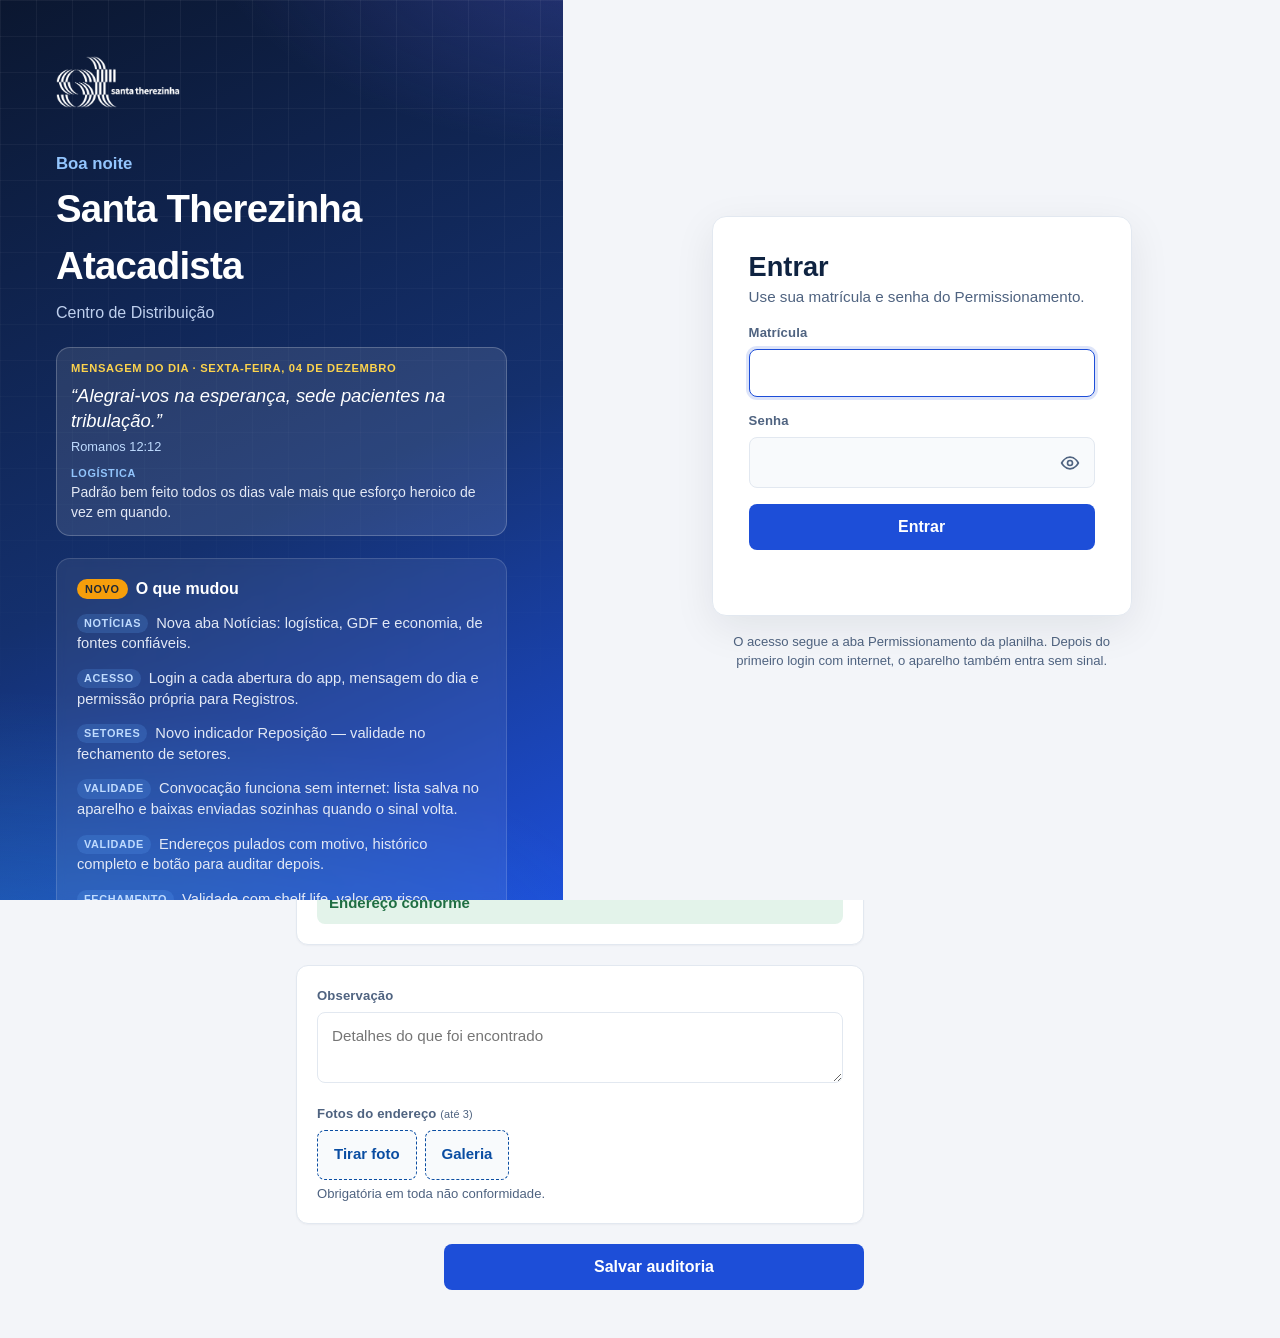
<file: index.html>
<!doctype html>
<html lang="pt-BR">
<head>
<meta charset="utf-8">
<meta name="viewport" content="width=device-width, initial-scale=1, viewport-fit=cover">
<link rel="manifest" href="manifest.json">
<meta name="theme-color" content="#073A7C">
<link rel="apple-touch-icon" href="icon-192.png">
<meta name="apple-mobile-web-app-capable" content="yes">
<meta name="apple-mobile-web-app-title" content="Auditoria STA">
<title>Controle de Estoque - Santa Therezinha</title>
<link rel="preconnect" href="https://fonts.googleapis.com">
<link rel="preconnect" href="https://fonts.gstatic.com" crossorigin>
<link href="https://fonts.googleapis.com/css2?family=Barlow+Condensed:wght@500;600;700&family=Barlow:wght@400;500;600&display=swap" rel="stylesheet" media="print" onload="this.media='all'">
<link rel="preload" href="base-v2.js" as="script">
<link rel="preload" href="script.js" as="script">
<link rel="preconnect" href="https://script.google.com">
<link rel="stylesheet" href="style.css">
<script>(function(){try{var m=localStorage.getItem("audcd_modo")||"auto",q=(location.search.match(/[?&]modo=(desktop|mobile|auto)/)||[])[1];if(q){m=q;localStorage.setItem("audcd_modo",q);}var u=navigator.userAgent,t=/Android|iPhone|iPad|iPod|Mobile|Tablet|Silk|Kindle/i.test(u)||(navigator.maxTouchPoints>1&&/Macintosh/.test(u)),f=matchMedia("(pointer:fine)").matches;var th=localStorage.getItem("audcd_tema");if(th)document.documentElement.setAttribute("data-theme",th);document.documentElement.classList.add(m==="desktop"||(m==="auto"&&!t&&f&&screen.width>=1024)?"desk":"mob");}catch(e){}})();</script>
</head>
<body>
<header>
  <img id="hdr-logo" src="" alt="Santa Therezinha">
  <button class="who" id="whoBtn" type="button" aria-label="Trocar auditor"><i class="dot" id="connDot"></i><span id="whoName">Identificar auditor</span></button>
</header>
<div class="band"><div class="band-in"><h1 id="band-t">Auditoria de ruas</h1><p id="band-p">Inicie a rua e lance os endereços em sequência.</p></div></div>

<main>
  <section class="view" id="v-inicio" hidden><div id="home"></div></section>
  <section class="view" id="v-metas" hidden><div id="gm-metas"></div></section>
  <section class="view" id="v-feedback" hidden><div id="gm-fb"></div></section>
  <section class="view" id="v-ncaud" hidden><div id="gm-nc"></div></section>
  <section class="view" id="v-desemp" hidden><div id="gm-desemp"></div></section>
  <section class="view" id="v-ocio" hidden><div id="gm-ocio"></div></section>
  <section class="view" id="v-spkh" hidden><div id="k-hist2"></div></section>
  <section class="view" id="v-ruas">
    <div class="block sess" id="sess-box"></div>
    <div class="block">
      <div class="field" id="r-prod-f"><div class="lblrow"><label id="r-prod-l">Produto auditado</label><div class="mini" role="group" aria-label="Buscar por"><button type="button" data-m="prod" aria-pressed="true">Produto</button><button type="button" data-m="end" aria-pressed="false">Endereço</button></div></div><div id="r-prod"></div><div id="r-end" hidden></div></div>
      <div id="r-rack"></div>
      <div class="field" id="r-addr-f" hidden><label id="r-addr-l">Endereço auditado</label><div id="r-addr"></div><div class="hint" id="r-addr-h">Separe rua, prédio, nível e apto com ponto ou espaço. Ex.: 2.35.1.1. Endereço fora da 8022 também pode ser usado.</div></div>
    </div>

    <div class="block">
      <h3>Ocorrências <small>toque para marcar</small></h3>
      <div class="toggles">
        <button type="button" class="tg" data-k="erro" aria-pressed="false"><i class="box"></i>Produto no lugar errado</button>
        <button type="button" class="tg" data-k="venc" aria-pressed="false"><i class="box"></i>Próximo do vencimento</button>
        <button type="button" class="tg" data-k="saldo" aria-pressed="false"><i class="box"></i>Sem saldo / furo</button>
        <button type="button" class="tg" data-k="avaria" aria-pressed="false"><i class="box"></i>Avaria</button>
      </div>
      <div class="verdict ok" id="r-verdict">Endereço conforme</div>

      <div id="r-nc" hidden>
        <div class="field" id="r-rep-f"><label>Repositor da rua auditada</label><div id="r-rep"></div><div class="hint">A ocorrência fica registrada para este colaborador.</div></div>

        <div class="field" id="r-qtd-f"><label for="r-qtd">Quantidade encontrada</label>
          <div class="stepper"><button type="button" data-step="-1" aria-label="Diminuir">−</button><input class="in" id="r-qtd" type="number" inputmode="numeric" min="0" step="1" value="0"><button type="button" data-step="1" aria-label="Aumentar">+</button></div>
          <div class="hint" id="r-qtd-h"></div></div>
        <div class="money" id="r-money"><span>Valor real da divergência<br><small id="r-money-calc">0 un × R$ 0,00</small></span><b id="r-valor">R$ 0,00</b></div>

        <div class="sub" id="sub-venc" hidden>
          <div class="field" id="r-venc-f"><label for="r-venc">Data de vencimento encontrada</label><input class="in" type="date" id="r-venc"></div>
        </div>
        <div class="sub" id="sub-avaria" hidden>
          <div class="field" id="r-tipo-f"><label for="r-tipo">Tipo de avaria</label>
            <select class="in" id="r-tipo"><option value="">Selecione</option><option>Embalagem rasgada</option><option>Amassado</option><option>Molhado</option><option>Vazamento</option><option>Violado</option><option>Outro</option></select></div>
        </div>
      </div>
    </div>

    <div class="block">
      <div class="field" id="r-obs-f"><label for="r-obs">Observação</label><textarea class="in" id="r-obs" placeholder="Detalhes do que foi encontrado"></textarea></div>
      <div class="field" id="r-foto-f"><span class="lbl">Fotos do endereço <small>(até 3)</small></span>
        <div class="photos" id="r-fotos"></div>
        <div class="ph-row"><label class="filebtn" id="r-cam">Tirar foto<input type="file" accept="image/*" capture="environment" id="r-foto"></label><label class="filebtn" id="r-gal">Galeria<input type="file" accept="image/*" id="r-foto-g"></label></div>
        <div class="hint" id="r-foto-h">Opcional. Obrigatória quando houver avaria.</div></div>
    </div>
    <button type="button" class="save" id="r-save">Salvar auditoria</button>
    <div id="sess-list" style="margin-top:12px"></div>
  </section>

  <section class="view" id="v-registros" hidden>
    <p class="lede" id="conn-msg">Conectando à base compartilhada…</p>
    <p class="note" style="margin:-6px 0 12px">O histórico fica guardado neste aparelho, com fotos, mesmo depois de encerrar a rua.</p>
    <div class="stats">
      <div class="stat"><b id="s-hoje">0</b><span>auditorias hoje</span></div>
      <div class="stat"><b id="s-nc">0</b><span>NC abertas</span></div>
      <div class="stat"><b id="s-valor">R$ 0</b><span>em NC abertas</span></div>
    </div>
    <div class="filters">
      <select class="in" id="f-aba" aria-label="Tipo de auditoria"><option value="todas" selected>Todas as auditorias</option><option value="ruas">Auditoria de ruas</option><option value="retorno">Auditoria de retorno</option><option value="cargas">Auditoria de cargas</option><option value="aero">Auditoria aéreo</option><option value="pp">Prevenção de Perdas</option><option value="sac">SAC</option><option value="adega">Ocorrências ADEGA</option><option value="procura">Procura</option><option value="saldo">Saldo de picking</option><option value="validade">Auditoria de validade</option><option value="contagem">Contagem de ruas</option></select>
      <select class="in" id="f-fonte" aria-label="Fonte" hidden><option value="planilha">Planilha Google (todos)</option><option value="local">Este aparelho</option></select>
      <select class="in" id="f-periodo" aria-label="Período"><option value="1">Hoje</option><option value="7" selected>Últimos 7 dias</option><option value="30">Últimos 30 dias</option><option value="0">Tudo</option><option value="d">Escolher data</option></select>
      <select class="in" id="f-tipo" aria-label="Tipo"><option value="todos">Todos os lançamentos</option><option value="nc" selected>Só não conformidades</option><option value="ok">Só conformes</option></select>
      <select class="in" id="f-quem" aria-label="Auditor"><option value="eu">Só os meus</option><option value="todos" selected>Todos os auditores</option></select>
    </div>
    <div class="dates" id="f-datas" hidden>
      <div><label for="f-de">De</label><input class="in" type="date" id="f-de"></div>
      <div><label for="f-ate">Até</label><input class="in" type="date" id="f-ate"></div>
    </div>
    <p class="sync" id="sync-line" hidden></p>
    <div class="export" style="margin:0 0 12px">
      <button type="button" class="save" id="x-pr" style="margin:0 0 4px">Central de impressão de NCs</button>
      <div class="rc-box"><b>Relatório consolidado em PDF: todos os fechamentos do dia + não conformidades do dia</b>
        <label>Dia <input type="date" id="rc-data"></label><label class="ck"><input type="checkbox" id="rc-nc" checked> Incluir NCs do dia</label><label class="ck"><input type="checkbox" id="rc-vazios" checked> Pular setores sem registros</label>
        <button type="button" class="save" id="rc-go">Gerar PDF consolidado</button></div>
      <button type="button" class="btn full" id="x-orig" hidden>Imprimir documentos originais das NCs</button>
      <p class="note" style="margin:-2px 0 6px">Escolha o que imprimir (marcadas na lista ou o filtro atual), o formato (fichas compactas, relação para assinatura ou documento completo) e se vai com fotos.</p>
      <button type="button" class="btn full" id="x-ruas">Baixar CSV</button>
      <p class="note">O CSV respeita o período e o filtro acima, com as mesmas colunas da planilha. No Google Planilhas: Arquivo → Importar → Anexar à planilha atual, separador ponto e vírgula.</p>
      <div id="copy-area"></div>
    <div id="pend-box"></div>
    <div id="list"></div>

    </div>
  </section>

  <section class="view" id="v-retorno" hidden>
    <div class="block sess" id="rs-box"></div>
    <div id="rt-form" hidden>
    <div class="block">
      <div class="field" id="t-prod-f"><label>Item do retorno</label><div id="t-prod"></div></div>
      <div id="t-info"></div>
      <div class="field" id="t-os-f"><label for="t-os">Número da O.S. <small style="font-weight:400;color:var(--muted)">(opcional)</small></label><input class="in" id="t-os" inputmode="numeric" placeholder="Ex.: 13305193"><div class="hint" id="t-rot">Com a rotina 8457 importada, o repositor responsável é puxado pela O.S. ou pelo item + rua.</div></div>
    </div>
    <div class="block">
      <h3>Quantidades <small>caixas + unidades</small></h3>
      <div class="row2q">
        <div class="field" id="t-qe-f"><label for="t-qe">Qtd. na etiqueta</label><div class="stepper"><button type="button" data-q="t-qe" data-s="-1" aria-label="Diminuir">−</button><input class="in" id="t-qe" type="number" inputmode="numeric" min="0" step="1" placeholder="0"><button type="button" data-q="t-qe" data-s="1" aria-label="Aumentar">+</button></div></div>
        <div class="field" id="t-qf-f"><label for="t-qf">Qtd. física (contada)</label><div class="stepper"><button type="button" data-q="t-qf" data-s="-1" aria-label="Diminuir">−</button><input class="in" id="t-qf" type="number" inputmode="numeric" min="0" step="1" placeholder="0"><button type="button" data-q="t-qf" data-s="1" aria-label="Aumentar">+</button></div></div>
      </div>
      <div class="hint" id="t-cx-h"></div>
      <div class="rt-calc" id="t-calc"></div>
    </div>
    <div class="block">
      <h3>Conferência <small>toque para marcar</small></h3>
      <div class="toggles">
        <button type="button" class="tg" data-t="venc" aria-pressed="false"><i class="box"></i>Próximo do vencimento</button>
        <button type="button" class="tg" data-t="nc" aria-pressed="false"><i class="box"></i>Retorno não conforme</button>
      </div>
      <div class="sub" id="t-sub-venc" hidden><div class="field" id="t-venc-f"><label for="t-venc">Data de vencimento</label><input class="in" type="date" id="t-venc"></div></div>
      <div class="verdict ok" id="t-verdict">Retorno conforme</div>
      <div id="t-nc" hidden><div class="field" id="t-rep-f"><label>Colaborador responsável</label><div id="t-rep"></div><div class="hint" id="t-rep-h"></div></div></div>
    </div>
    <div class="block">
      <div class="field" id="t-fr-f"><span class="lbl">Foto do retorno</span><div class="ph1"><span id="t-fr"></span><label class="filebtn" id="t-fr-cam">Tirar foto<input type="file" accept="image/*" capture="environment" id="t-fr-in"></label><label class="filebtn" id="t-fr-gal">Galeria<input type="file" accept="image/*" id="t-fr-g"></label></div></div>
      <div class="field" id="t-fe-f"><span class="lbl">Foto da etiqueta</span><div class="ph1"><span id="t-fe"></span><label class="filebtn" id="t-fe-cam">Tirar foto<input type="file" accept="image/*" capture="environment" id="t-fe-in"></label><label class="filebtn" id="t-fe-gal">Galeria<input type="file" accept="image/*" id="t-fe-g"></label></div></div>
      <div class="field" id="t-obs-f"><label for="t-obs">Observação</label><textarea class="in" id="t-obs" placeholder="O que foi encontrado no retorno"></textarea></div>
    </div>
    <button type="button" class="save" id="t-save">Salvar e lançar próximo</button>
    </div>
    <div id="t-list" style="margin-top:12px"></div>
  </section>

  <section class="view" id="v-aero" hidden>
    <p class="note" style="margin:0 0 10px">Data automática: <b id="a-data"></b>. Cada lançamento gera uma não conformidade para o operador.</p>
    <div class="block">
      <div class="field" id="a-op-f"><label>Operador de empilhadeira</label><div id="a-op"></div></div>
      <div class="field" id="a-prod-f"><label>Código / descrição do item</label><div id="a-prod"></div></div>
      <div class="row3" style="margin-top:14px"><div class="field" id="a-rua-f"><label for="a-rua">Rua</label><input class="in" id="a-rua" inputmode="numeric" placeholder="Ex.: 1"></div>
        <div class="field" id="a-os-f"><label for="a-os">O.S.</label><input class="in" id="a-os" inputmode="numeric" placeholder="Ex.: 12711360"></div></div>
      <div class="field" id="a-tipo-f"><label for="a-tipo">Tipo de O.S.</label><input class="in" id="a-tipo" inputmode="numeric" placeholder="Ex.: 59"></div>
    </div>
    <div class="block">
      <div class="field" id="a-qtd-f"><label for="a-qtd">Quantidade encontrada</label><div class="stepper"><button type="button" data-aq="-1" aria-label="Diminuir">−</button><input class="in" id="a-qtd" type="number" inputmode="numeric" min="0" step="1" placeholder="0"><button type="button" data-aq="1" aria-label="Aumentar">+</button></div></div>
      <div class="money"><span>Valor total<br><small id="a-calc"></small></span><b id="a-valor">R$ 0,00</b></div>
      <div class="field" id="a-obs-f"><label for="a-obs">Observação</label><textarea class="in" id="a-obs" placeholder="Opcional"></textarea></div>
      <div class="field" id="a-foto-f"><span class="lbl">Fotos da ocorrência <small>(obrigatória, até 3)</small></span>
        <div class="photos" id="a-fotos"></div>
        <div class="ph-row"><label class="filebtn" id="a-cam">Tirar foto<input type="file" accept="image/*" capture="environment" id="a-foto"></label><label class="filebtn" id="a-gal">Galeria<input type="file" accept="image/*" id="a-foto-g"></label></div></div>
    </div>
    <button type="button" class="save" id="a-save">Salvar e lançar próximo</button>
    <div id="a-list" style="margin-top:12px"></div>
  </section>

  <section class="view" id="v-pp" hidden>
    <p class="note" style="margin:0 0 10px">Data automática: <b id="p-data"></b> · Segurança: <b id="p-seg"></b>. Cada ocorrência gera um termo para impressão e um vale para conferência.</p>
    <div class="block">
      <div class="field" id="p-prod-f"><label>Código / descrição do produto</label><div id="p-prod"></div></div>
      <div class="field" id="p-qtd-f"><label for="p-qtd">Quantidade</label><div class="stepper"><button type="button" data-pq="-1" aria-label="Diminuir">−</button><input class="in" id="p-qtd" type="number" inputmode="numeric" min="0" step="1" placeholder="0"><button type="button" data-pq="1" aria-label="Aumentar">+</button></div></div>
      <div class="money"><span>Valor<br><small id="p-calc"></small></span><b id="p-valor">R$ 0,00</b></div>
      <div class="field" id="p-end-f" style="margin-top:14px"><span class="lbl">Endereço</span>
        <div class="row4" style="display:grid;grid-template-columns:repeat(4,1fr);gap:8px"><input class="in" id="p-rua" inputmode="numeric" placeholder="Rua" aria-label="Rua"><input class="in" id="p-pred" inputmode="numeric" placeholder="Prédio" aria-label="Prédio"><input class="in" id="p-niv" inputmode="numeric" placeholder="Nível" aria-label="Nível"><input class="in" id="p-apto" inputmode="numeric" placeholder="Apto" aria-label="Apartamento"></div></div>
    </div>
    <div class="block">
      <div class="field" id="p-mot-f"><span class="lbl">Motivo</span>
        <div class="mot" id="p-mot" role="radiogroup" aria-label="Motivo">
          <button type="button" role="radio" aria-checked="false" data-m="Mercadoria avariada" style="grid-column:1/-1">Mercadoria avariada</button>
          <button type="button" role="radio" aria-checked="false" data-m="Consumo indevido por colaborador" style="grid-column:1/-1">Consumo indevido por colaborador</button>
        </div></div>
      <div class="field" id="p-col-f"><label>Colaborador responsável</label><div id="p-col"></div></div>
      <div class="field" id="p-enc-f"><label>Encarregado do setor (assinatura)</label><div id="p-enc"></div></div>
      <div class="field" id="p-obs-f"><label for="p-obs">Observação</label><textarea class="in" id="p-obs" placeholder="Opcional"></textarea></div>
      <div class="field" id="p-foto-f"><span class="lbl">Fotos da ocorrência <small>(obrigatória, até 3)</small></span>
        <div class="photos" id="p-fotos"></div>
        <div class="ph-row"><label class="filebtn" id="p-cam">Tirar foto<input type="file" accept="image/*" capture="environment" id="p-foto"></label><label class="filebtn" id="p-gal">Galeria<input type="file" accept="image/*" id="p-foto-g"></label></div></div>
    </div>
    <button type="button" class="save" id="p-save">Salvar e imprimir termo</button>
    <div id="p-list" style="margin-top:12px"></div>
  </section>

  <section class="view" id="v-vales" hidden><div id="vales"></div></section>
  <section class="view" id="v-cvl" hidden><div id="cvl"></div></section>

  <section class="view" id="v-sac" hidden>
    <div class="seg" role="group" aria-label="SAC" id="s-modo" style="margin-bottom:12px"><button type="button" data-sm="lancar" aria-pressed="true">Nova ocorrência</button><button type="button" data-sm="hist" aria-pressed="false">Histórico</button></div>
    <div id="s-lancar">
    <p class="note" style="margin:0 0 10px">Data automática: <b id="s-data"></b> · Registrado por: <b id="s-reg"></b>. Cada ocorrência gera um termo de não conformidade para o conferente.</p>
    <div class="block">
      <div class="row3"><div class="field" id="s-car-f"><label for="s-car">Nº do carregamento</label><input class="in" id="s-car" inputmode="numeric" placeholder="Ex.: 3479175"></div>
        <div class="field" id="s-nf-f"><label for="s-nf">NF</label><input class="in" id="s-nf" inputmode="numeric" placeholder="Ex.: 1424884"></div></div>
      <div class="field" id="s-prod-f"><label>Código / descrição do produto</label><div id="s-prod"></div></div>
      <div class="field" id="s-qtd-f"><label for="s-qtd">Quantidade (unidades)</label><div class="stepper"><button type="button" data-sq="-1" aria-label="Diminuir">−</button><input class="in" id="s-qtd" type="number" inputmode="numeric" min="0" step="1" placeholder="0"><button type="button" data-sq="1" aria-label="Aumentar">+</button></div></div>
      <div class="money"><span>Valor da ocorrência<br><small id="s-calc"></small></span><b id="s-valor">R$ 0,00</b></div>
    </div>
    <div class="block">
      <div class="field" id="s-mot-f"><span class="lbl">Motivo</span>
        <div class="mot" id="s-mot" role="radiogroup" aria-label="Motivo"><button type="button" role="radio" aria-checked="false" data-m="Falta">Falta</button><button type="button" role="radio" aria-checked="false" data-m="Sobra">Sobra</button></div></div>
      <div class="field" id="s-conf-f"><label>Conferente responsável (matrícula ou nome)</label><div id="s-conf"></div></div>
      <div class="field" id="s-obs-f"><label for="s-obs">Observação / relato do cliente</label><textarea class="in" id="s-obs" placeholder="Opcional"></textarea></div>
      <div class="field" id="s-foto-f"><span class="lbl">Fotos da ocorrência <small>(opcional, até 3)</small></span>
        <div class="photos" id="s-fotos"></div>
        <div class="ph-row"><label class="filebtn" id="s-cam">Tirar foto<input type="file" accept="image/*" capture="environment" id="s-foto"></label><label class="filebtn" id="s-gal">Galeria<input type="file" accept="image/*" id="s-foto-g"></label></div></div>
    </div>
    <button type="button" class="save" id="s-save">Salvar e gerar termo de NC</button>
    <div id="s-list" style="margin-top:12px"></div>
    </div>
    <div id="s-hist" hidden></div>
  </section>

  <section class="view" id="v-com" hidden><div id="com"></div></section>
  <section class="view" id="v-cha" hidden><div id="cha"></div></section>

  <section class="view" id="v-cesta" hidden>
    <div id="cb"></div>
  </section>

  <section class="view" id="v-procura" hidden>
    <p class="note" style="margin:0 0 10px">Data automática: <b id="o-data"></b> · Auditor: <b id="o-aud"></b>. Carregamento, Box e O.S. ficam preenchidos para lançar vários itens da mesma carga.</p>
    <div class="block">
      <div class="row3" style="display:grid;grid-template-columns:repeat(3,minmax(0,1fr));gap:8px">
        <div class="field" id="o-car-f"><label for="o-car">Carregamento</label><input class="in" id="o-car" inputmode="numeric" placeholder="Ex.: 3479175"></div>
        <div class="field" id="o-box-f"><label for="o-box">Box</label><input class="in" id="o-box" inputmode="numeric" placeholder="Ex.: 12"></div>
        <div class="field" id="o-os-f"><label for="o-os">Número O.S.</label><input class="in" id="o-os" inputmode="numeric" placeholder="Ex.: 12711360"></div>
      </div>
      <div class="field" id="o-prod-f"><label>Código / descrição do produto</label><div id="o-prod"></div></div>
      <div class="field" id="o-qtd-f"><label for="o-qtd">Quantidade Procura</label><div class="stepper"><button type="button" data-oq="-1" aria-label="Diminuir">−</button><input class="in" id="o-qtd" type="number" inputmode="numeric" min="0" step="1" placeholder="0"><button type="button" data-oq="1" aria-label="Aumentar">+</button></div></div>
      <div class="field" id="o-enc-f"><label for="o-enc">Quantidade encontrada</label><div class="stepper"><button type="button" data-oe="-1" aria-label="Diminuir">−</button><input class="in" id="o-enc" type="number" inputmode="numeric" min="0" step="1" placeholder="0"><button type="button" data-oe="1" aria-label="Aumentar">+</button></div>
        <div class="ph-row" style="margin-top:8px"><button type="button" class="btn sm" id="o-tudo">Encontrei tudo</button><button type="button" class="btn sm" id="o-nada">Não encontrei nada</button></div></div>
      <div class="money"><span>Pedido na O.S.<br><small id="o-calc"></small></span><b id="o-valor">R$ 0,00</b></div>
      <div class="pro-res" id="o-res"></div>
    </div>
    <div class="block">
      <div class="field" id="o-mp-f"><span class="lbl">Motivo da procura <small>(opcional: sem motivo, conta como encontrado / não encontrado)</small></span>
        <div class="mot" id="o-mp" role="radiogroup" aria-label="Motivo da procura"><button type="button" role="radio" aria-checked="false" data-m="Avaria">Avaria</button><button type="button" role="radio" aria-checked="false" data-m="Qt inferior">Qt inferior</button><button type="button" role="radio" aria-checked="false" data-m="Validade">Validade</button><button type="button" role="radio" aria-checked="false" data-m="E-commerce">E-commerce</button></div></div>
      <div class="field" id="o-mot-f"><span class="lbl">Resultado <small>(automático pela quantidade)</small></span><div id="o-st"></div></div>
      <div class="field" id="o-obs-f"><label for="o-obs">Observação</label><textarea class="in" id="o-obs" placeholder="Opcional"></textarea></div>
    </div>
    <button type="button" class="save" id="o-save">Salvar procura</button>
    <div id="o-list" style="margin-top:12px"></div>
  </section>


  <section class="view" id="v-curva" hidden>
    <div id="cv"></div>
  </section>
  <section class="view" id="v-curvaa" hidden>
    <div id="cva"></div>
  </section>
  <section class="view" id="v-rtz" hidden>
    <div id="rtz"></div>
  </section>
  <section class="view" id="v-pcg" hidden>
    <div id="pcg"></div>
  </section>
  <section class="view" id="v-shl" hidden>
    <div id="shl"></div>
  </section>
  <section class="view" id="v-inv" hidden>
    <div id="inv"></div>
  </section>
  <section class="view" id="v-lib" hidden>
    <div class="block cb-bar">
      <div class="cb-txt"><b>Liberação de mercadorias</b><small id="pinfo-lib">Entra com o mesmo login do app. Liberações, cadastros e assinaturas ficam online para todos que têm acesso.</small></div>
      <a class="btn cb-btn" href="liberacao.html" target="_blank" rel="noopener">Abrir em tela cheia</a>
    </div>
    <iframe id="lb-frame" class="emb-frame" title="Liberação de mercadorias" loading="lazy"></iframe>
  </section>

  <section class="view" id="v-adega" hidden>
    <p class="note" style="margin:0 0 10px">Registrado por: <b id="d-reg"></b>. Cada ocorrência gera um termo de não conformidade para o conferente.</p>
    <div class="block">
      <h3 style="margin:0 0 10px">Dados da ocorrência</h3>
      <div class="adg-g">
        <div class="field" id="d-data-f"><label for="d-data">Data *</label><input class="in" id="d-data" type="date"></div>
        <div class="field" id="d-cli-f"><label for="d-cli">Cód. cliente * <small>(só números)</small></label><input class="in" id="d-cli" inputmode="numeric" placeholder="Ex.: 108828"><small class="note" id="d-cli-h" style="display:block;margin-top:4px"></small></div>
        <div class="field" id="d-tipo-f"><span class="lbl">Tipo de ocorrência *</span><div class="mot" id="d-tipo" role="radiogroup" aria-label="Tipo"><button type="button" role="radio" aria-checked="false" data-m="Falta">Falta</button><button type="button" role="radio" aria-checked="false" data-m="Sobra">Sobra</button><button type="button" role="radio" aria-checked="false" data-m="Avaria" style="grid-column:1/-1">Avaria</button></div></div>
        <div class="field span2" id="d-nome-f"><label for="d-nome">Nome do cliente <small>(automático pelo código · ou busque pela loja)</small></label><input class="in" id="d-nome" placeholder="Nome do cliente ou loja" autocomplete="off"></div>
        <div class="field" id="d-mun-f"><label for="d-mun">Filial / CNPJ <small>(automático)</small></label><input class="in" id="d-mun" placeholder="Ex.: Filial 1 · CNPJ 07.738.069/0001-66"></div>
        <div class="field span2" id="d-prod-f"><label>Cód. produto / descrição <small>(descrição e valor automáticos)</small></label><div id="d-prod"></div></div>
        <div class="field" id="d-qtd-f"><label for="d-qtd">Quantidade <small>(unidades)</small></label><div class="stepper"><button type="button" data-dq="-1" aria-label="Diminuir">−</button><input class="in" id="d-qtd" type="number" inputmode="numeric" min="0" step="1" placeholder="0"><button type="button" data-dq="1" aria-label="Aumentar">+</button></div></div>
        <div class="field" id="d-car-f"><label for="d-car">Nº carga <small>(só números)</small></label><input class="in" id="d-car" inputmode="numeric" placeholder="Ex.: 2716152"></div>
        <div class="field" id="d-nf-f"><label for="d-nf">Nº nota <small>(só números)</small></label><input class="in" id="d-nf" inputmode="numeric" placeholder="Ex.: 896503"></div>
        <div class="field" id="d-conf-f"><label>Conferente / colaborador *</label><div id="d-conf"></div></div>
        <div class="money" id="d-money-f"><span>Valor da ocorrência<br><small id="d-calc"></small></span><b id="d-valor">R$ 0,00</b></div>
      </div>
    </div>
    <div class="block adg-b2">
      <div class="field" id="d-obs-f"><label for="d-obs">Observação <small>(opcional)</small></label><textarea class="in" id="d-obs" placeholder="Detalhes da ocorrência"></textarea></div>
      <div class="field" id="d-foto-f"><span class="lbl">Fotos <small>(opcional, até 3)</small></span>
        <div class="photos" id="d-fotos"></div>
        <div class="ph-row"><label class="filebtn" id="d-cam">Tirar foto<input type="file" accept="image/*" capture="environment" id="d-foto"></label><label class="filebtn" id="d-gal">Galeria<input type="file" accept="image/*" id="d-foto-g"></label></div></div>
    </div>
    <div class="ph-row adg-act" style="gap:10px"><button type="button" class="save" id="d-save" style="flex:1">Salvar registro</button><button type="button" class="btn" id="d-limpar">Limpar</button></div>
    <div id="d-list" style="margin-top:12px"></div>
  </section>

  <section class="view" id="v-dev" hidden>
    <div class="block cb-bar">
      <div class="cb-txt"><b>Painel de devoluções</b><small id="pinfo-dev">Importe a planilha mensal de devoluções: a atualização fica disponível para todos que têm acesso.</small></div>
      <label class="btn cb-btn">Importar planilha<input type="file" id="dv-xlsx" accept=".xlsx,.xls,.csv" hidden></label>
      <a class="btn cb-btn" href="devolucoes.html" target="_blank" rel="noopener">Abrir em tela cheia</a>
    </div>
    <iframe id="dv-frame" class="emb-frame" title="Painel de devoluções" loading="lazy"></iframe>
  </section>

  <section class="view" id="v-cnt" hidden>
    <p class="note" style="margin:0 0 10px">Informe as ruas auditadas e anexe a <b>foto da folha</b> do relatório. A foto é necessária: lançamento sem foto gera alerta ao gestor e pode ter desconto na comissão.</p>
    <div class="block">
      <div class="cnt-g">
        <div class="field" id="n-data-f"><label for="n-data">Data</label><input class="in" id="n-data" type="date"></div>
        <div class="field" id="n-ini-f"><label for="n-ini">Rua inicial</label><input class="in" id="n-ini" inputmode="numeric" placeholder="Ex.: 22"></div>
        <div class="field" id="n-fim-f"><label for="n-fim">Rua final <small>(opcional)</small></label><input class="in" id="n-fim" inputmode="numeric" placeholder="Ex.: 30"></div>
      </div>
      <div class="field" id="n-mais-f"><label for="n-mais">Outras ruas <small>(opcional, separadas por vírgula — ex.: 31, 33)</small></label><input class="in" id="n-mais" inputmode="numeric" placeholder="Ex.: 31, 33"></div>
      <div class="cnt-prev" id="n-prev"></div>
      <div class="field"><span class="lbl">Foto da folha <small>(necessária)</small></span>
        <div class="cnt-cam"><label class="btn" for="n-cam" style="margin:0">📷 Tirar foto</label><label class="btn" for="n-gal" style="margin:0">🖼 Escolher fotos</label></div>
        <input type="file" id="n-cam" accept="image/*" capture="environment" hidden><input type="file" id="n-gal" accept="image/*" multiple hidden>
        <div id="n-fotos" class="cnt-th"></div></div>
      <div class="field" id="n-obs-f"><label for="n-obs">Observação <small>(opcional)</small></label><input class="in" id="n-obs" placeholder="Ex.: ruas do bloco B, turno da manhã"></div>
      <button type="button" class="save" id="n-save">Registrar ruas auditadas</button>
    </div>
    <div id="n-list" style="margin-top:12px"></div>
  </section>

  <section class="view" id="v-spk" hidden>
    <div class="block" id="k-gest" hidden style="border:2px solid #103F79"><h3 style="margin:0 0 4px">Gestor: lançar por data</h3><div class="field" style="margin:0"><label for="k-dt">Data dos lançamentos <small>(vazio = hoje)</small></label><input class="in" type="date" id="k-dt" style="max-width:220px"><small class="note" id="k-dt-n">Os códigos entram na data de hoje.</small></div><div id="k-hist"></div></div>
    <div class="seg" role="group" aria-label="Modo" id="k-modo" style="margin-bottom:12px"><button type="button" data-km="cont" aria-pressed="true">Contagem de itens (só código)</button><button type="button" data-km="conf" aria-pressed="false">Sistema × auditado</button></div>
    <div class="block" id="k-cont">
      <h3 style="margin:0 0 4px">Itens auditados no saldo de picking</h3><p class="note" style="margin:0 0 10px">Digite ou bipe o código e tecle Enter. Cada código entra na contagem do dia (comissão) e no mapa de calor das ruas.</p>
      <div class="field" id="k-cod-f"><div class="ph-row" style="gap:8px"><input class="in" id="k-cod" inputmode="numeric" placeholder="Código do item" autocomplete="off" style="flex:1"><button type="button" class="save" id="k-add" style="margin:0;width:auto;padding:0 22px">Adicionar</button></div><small class="note" id="k-cod-h" style="display:block;margin-top:4px"></small></div>
      <div class="k-lote"><div class="field" style="margin:0"><label for="k-lote">Vários códigos de uma vez <small>(cole uma lista: um por linha, ou separados por espaço, vírgula ou ponto e vírgula)</small> <b id="k-lote-n" style="color:var(--brand)"></b></label>
        <textarea class="in" id="k-lote" placeholder="338&#10;306269&#10;5"></textarea></div>
        <button type="button" class="save" id="k-lote-go" style="margin-top:8px">Lançar todos os códigos</button><small class="note" id="k-lote-h" style="display:block;margin-top:6px"></small></div>
    </div>
    <div class="block" id="k-conf" hidden>
      <h3 style="margin:0 0 10px">Conferência de saldo</h3>
      <div class="field" id="k-prod-f"><label>Código / descrição</label><div id="k-prod"></div></div>
      <div class="cnt-g">
        <div class="field" id="k-sis-f"><label for="k-sis">Quantidade sistema</label><input class="in" id="k-sis" type="number" inputmode="numeric" min="0" placeholder="0"></div>
        <div class="field" id="k-aud-f"><label for="k-aud">Quantidade auditada</label><input class="in" id="k-aud" type="number" inputmode="numeric" min="0" placeholder="0"></div>
        <div class="field"><span class="lbl">Resultado</span><div id="k-res" class="k-res">—</div></div>
      </div>
      <button type="button" class="save" id="k-save">Salvar conferência</button>
    </div>
    <div id="k-list" style="margin-top:12px"></div>
  </section>

  <section class="view" id="v-rot" hidden>
    <p class="note" style="margin:0 0 10px">Importe as rotinas do dia. Cada importação fica registrada com data, arquivo e quem importou. Se importar de novo no mesmo dia, a anterior é substituída.</p>
    <div class="ro-grid">
      <div class="block ro-c" data-rot="r1707"><h3>Rotina 1707 <small>endereços 83 (avaria) e 99 (falta)</small></h3><p class="ro-st" id="rs-r1707">—</p>
        <div class="ro-f"><label>Dia <input type="date" class="in" data-rd="r1707"></label><label class="btn ro-up">Escolher arquivo XLSX<input type="file" accept=".xlsx,.xls" data-rf="r1707" hidden></label></div><p class="note ro-pv" id="rp-r1707"></p><button type="button" class="save" data-rs="r1707" disabled>Enviar importação</button></div>
      <div class="block ro-c" data-rot="r8597"><h3>Rotina 8597 <small>bônus</small></h3><p class="ro-st" id="rs-r8597">—</p>
        <div class="ro-f"><label>Dia <input type="date" class="in" data-rd="r8597"></label><label class="btn ro-up">Escolher arquivo XLSX<input type="file" accept=".xlsx,.xls" data-rf="r8597" hidden></label></div><p class="note ro-pv" id="rp-r8597"></p><button type="button" class="save" data-rs="r8597" disabled>Enviar importação</button></div>
      <div class="block ro-c" data-rot="r1350"><h3>Rotina 1350 <small>notas emitidas</small></h3><p class="ro-st" id="rs-r1350">—</p>
        <div class="ro-f"><label>Dia <input type="date" class="in" data-rd="r1350"></label><label class="btn ro-up">Escolher arquivo XLSX<input type="file" accept=".xlsx,.xls" data-rf="r1350" hidden></label></div><p class="note ro-pv" id="rp-r1350"></p><button type="button" class="save" data-rs="r1350" disabled>Enviar importação</button></div>
      <div class="block ro-c" data-rot="r8066"><h3>Rotina 8066 <small>inventários atualizados no mês</small></h3><p class="ro-st" id="rs-r8066">—</p>
        <div class="ro-f"><label>Dia <input type="date" class="in" data-rd="r8066"></label><label class="btn ro-up">Escolher arquivo XLSX<input type="file" accept=".xlsx,.xls" data-rf="r8066" hidden></label></div><p class="note ro-pv" id="rp-r8066"></p><button type="button" class="save" data-rs="r8066" disabled>Enviar importação</button></div>
      <div class="block ro-c" data-rot="r8173"><h3>Rotina 8173 <small>pontos dos conferentes de devolução</small></h3><p class="ro-st" id="rs-r8173">—</p>
        <div class="ro-f"><label>Dia <input type="date" class="in" data-rd="r8173"></label><label class="btn ro-up">Escolher arquivo XLSX<input type="file" accept=".xlsx,.xls" data-rf="r8173" hidden></label></div><p class="note ro-pv" id="rp-r8173"></p><button type="button" class="save" data-rs="r8173" disabled>Enviar importação</button></div>
      <div class="block ro-c" data-rot="cped"><h3>Central de Pedidos <small>arquivo do LibreOffice (.ods, .xls ou .xlsx)</small></h3><p class="ro-st" id="rs-cped">—</p>
        <div class="ro-f"><label>Dia <input type="date" class="in" data-rd="cped"></label><label class="btn ro-up">Escolher arquivo<input type="file" accept=".ods,.xls,.xlsx,.xlt,.ots,.csv" data-rf="cped" hidden></label></div><p class="note ro-pv" id="rp-cped"></p><button type="button" class="save" data-rs="cped" disabled>Enviar importação</button></div>
      <div class="block ro-c" data-rot="cad"><h3>Cadastro <small>itens validados preventivamente × 8022</small></h3><p class="ro-st" id="rs-cad">—</p>
        <div class="ro-f"><label>Dia <input type="date" class="in" data-rd="cad"></label><label class="btn ro-up">Arquivo (XLSX/CSV)<input type="file" accept=".xlsx,.xls,.csv,.txt" data-rf="cad" hidden></label></div>
        <textarea class="in" id="ro-cad-txt" placeholder="Ou cole os códigos (um por linha, ou separados por espaço/vírgula)" style="min-height:80px;margin-top:8px"></textarea><p class="note ro-pv" id="rp-cad"></p><button type="button" class="save" data-rs="cad" disabled>Enviar códigos</button></div>
      <div class="block ro-c" data-rot="fat" id="ro-fat"><h3>Faturamento <small>notas emitidas no dia · lançamento diário do Leonardo</small></h3><p class="ro-st" id="rs-fat">—</p>
        <div class="ro-f"><label>Dia <input type="date" class="in" data-rd="fat"></label><label>Quantidade de notas emitidas <input type="number" class="in" id="ro-fat-q" min="0" inputmode="numeric" placeholder="0"></label></div>
        <input class="in" id="ro-fat-o" placeholder="Observação (opcional)" style="margin-top:8px"><p class="note ro-pv" id="rp-fat"></p><button type="button" class="save" data-rs="fat">Lançar notas</button></div>
      <div class="block ro-c" data-rot="os51" id="ro-os51"><h3>O.S. tipo 51 pendentes <small>em aberto há mais de 48h</small></h3><p class="ro-st" id="rs-os51">—</p>
        <div class="ro-f"><label>Dia <input type="date" class="in" data-rd="os51"></label><label>Quantidade de O.S. <small>(0 = nenhuma pendente no dia)</small> <input type="number" class="in" id="ro-os51-q" min="0" inputmode="numeric" placeholder="0"></label></div>
        <input class="in" id="ro-os51-o" placeholder="Observação (opcional)" style="margin-top:8px"><button type="button" class="save" data-rs="os51">Lançar</button></div>
    </div>
  </section>

  <section class="view" id="v-sol" hidden>
    <div class="seg" role="group" aria-label="Solicitações" id="q-modo" style="margin-bottom:12px;grid-template-columns:repeat(3,1fr)"><button type="button" data-qm="nova" aria-pressed="true">Nova solicitação</button><button type="button" data-qm="abertas" aria-pressed="false">Responder contagens</button><button type="button" data-qm="result" aria-pressed="false">Resultados</button></div>
    <div id="q-nova">
      <div class="block">
        <div class="field" id="q-tipo-f"><span class="lbl">A contagem é para *</span><div class="mot" id="q-tipo" role="radiogroup" aria-label="Tipo da contagem"><button type="button" role="radio" aria-checked="false" data-t="CLIENTE">CLIENTE</button><button type="button" role="radio" aria-checked="false" data-t="ADEGA">ADEGA</button></div></div>
        <div id="q-form" hidden>
        <div class="adg-g">
          <div class="field" id="q-fil-f"><label for="q-fil" id="q-fil-l">Filial *</label><input class="in" id="q-fil" list="d-lojas" placeholder="Ex.: SUPER ADEGA SIA"></div>
          <div class="field" id="q-car-f"><label for="q-car">Carregamento *</label><input class="in" id="q-car" inputmode="numeric" placeholder="Ex.: 3479175"></div>
          <div class="field" id="q-uf-f"><label for="q-uf">UF *</label><select class="in" id="q-uf"><option value="">Escolha</option><option>DF</option><option>GO</option><option>MG</option><option>BA</option><option>TO</option><option>MT</option><option>MS</option><option>SP</option><option>Outra</option></select></div>
          <div class="field span2" id="q-mot-f2"><label>Código do motorista *</label><div id="q-mot"></div><small class="note" id="q-mot-h" style="display:block;margin-top:4px;font-weight:700;color:var(--brand)"></small><button type="button" class="link" id="q-mot-novo" style="margin-top:4px">＋ Cadastrar novo motorista</button></div>
          <div class="field" id="q-nf-f"><label for="q-nf">Nº NF *</label><input class="in" id="q-nf" inputmode="numeric" placeholder="Ex.: 896503"></div>
          <div class="field span2" id="q-prod-f"><label>Código do item *</label><div id="q-prod"></div></div>
          <div class="field" id="q-qtd-f"><label for="q-qtd">Quantidade *</label><input class="in" id="q-qtd" type="number" inputmode="numeric" min="1" placeholder="0"></div>
        </div>
        <div class="field" id="q-mtv-f"><span class="lbl">Motivo *</span><div class="mot" id="q-mtv" role="radiogroup" aria-label="Motivo"><button type="button" role="radio" aria-checked="false" data-m="Mercadoria Invertida">Mercadoria Invertida</button><button type="button" role="radio" aria-checked="false" data-m="Falta de Mercadoria">Falta de Mercadoria</button><button type="button" role="radio" aria-checked="false" data-m="Mercadoria Avariada" style="grid-column:1/-1">Mercadoria Avariada</button></div></div>
        <div class="field" id="q-inv-f" hidden><label>Item que veio no lugar (mercadoria invertida) *</label><div id="q-inv"></div><small class="note">Informe o código do item que foi entregue no lugar do item da ocorrência.</small></div>
        <button type="button" class="save" id="q-save">Registrar solicitação de contagem</button>
        </div>
      </div>
    </div>
    <div id="q-abertas" hidden></div>
    <div id="q-result" hidden></div>
  </section>

  <section class="view" id="v-chep" hidden>
    <div class="block">
      <h3 style="margin:0 0 6px">Importar documentos Chep (PDF ou foto)</h3>
      <div class="field" id="h-tipo-f"><span class="lbl">Tipo do documento *</span><div class="mot" id="h-tipo" role="radiogroup" aria-label="Tipo"><button type="button" role="radio" aria-checked="false" data-t="Nota">NOTA EMITIDA <small>(coleta / transferência para lojas Adega)</small></button><button type="button" role="radio" aria-checked="false" data-t="Inventário">AJUSTE DE INVENTÁRIO</button></div></div>
      <label class="btn ro-up" id="h-up" style="display:inline-flex;margin-top:4px">Escolher PDF(s) ou foto(s)<input type="file" id="h-pdf" accept="application/pdf,.pdf,image/*" multiple hidden></label> <label class="btn ro-up" style="display:inline-flex;margin-top:4px">📷 Tirar foto<input type="file" id="h-foto" accept="image/*" capture="environment" hidden></label>
      <p class="note" id="h-msg" style="margin:8px 0 0">Escolha o tipo e os arquivos. O app lê o PDF e preenche número, data, destino e quantidade de paletes; na foto, preencha esses dados você mesmo. Confira antes de enviar.</p>
      <div id="h-prev"></div>
    </div>
    <div id="h-hist" style="margin-top:12px"></div>
  </section>

  <section class="view" id="v-vla" hidden>
    <div id="v-conv"></div>
    <div class="block" id="v-form">
      <div id="v-card"></div>
      <div class="field" id="v-tipo-f"><span class="lbl">Auditoria *</span><div class="mot" id="v-tipo" role="radiogroup" aria-label="Tipo"><button type="button" role="radio" aria-checked="false" data-t="AE">AUDITORIA_AE</button><button type="button" role="radio" aria-checked="false" data-t="AP">AUDITORIA_AP</button></div></div>
      <div class="adg-g" id="v-ident">
        <div class="field" id="v-os-f"><label for="v-os">Nº da O.S. *</label><input class="in" id="v-os" inputmode="numeric" placeholder="Ex.: 555123"></div>
        <div class="field span2" id="v-prod-f"><label>Código do item *</label><div id="v-prod"></div></div>
        <div class="field" id="v-end-f"><label for="v-end">Endereço</label><input class="in" id="v-end" placeholder="Rua-prédio-nível-apto"></div>
      </div>
      <div class="field" id="v-lotes-f"><span class="lbl">Validades e quantidades encontradas *</span><div id="v-lotes"></div>
        <button type="button" class="btn sm" id="v-addlote" style="margin-top:6px">+ Adicionar validade</button><small class="note" id="v-soma" style="display:block;margin-top:6px"></small></div>
      <div id="v-dias" class="vla-dias"></div>
      <div class="field" id="v-oc-f"><span class="lbl">Resultado *</span><div class="mot" id="v-oc" role="radiogroup" aria-label="Resultado"><button type="button" role="radio" aria-checked="false" data-o="Conforme">Conforme</button><button type="button" role="radio" aria-checked="false" data-o="Vencido">Vencido (peso 8)</button><button type="button" role="radio" aria-checked="false" data-o="FIFO">FIFO (peso 5)</button><button type="button" role="radio" aria-checked="false" data-o="≤20 dias">≤ 20 dias (peso 3)</button></div></div>
      <div id="v-nc" hidden>
        <div class="field" id="v-col-f"><label>Colaborador culpado (repositor) *</label><div id="v-col"></div></div>
      </div>
      <div class="field" id="v-foto-f"><span class="lbl" id="v-foto-l">Fotos <small>(opcional)</small></span>
        <div class="photos" id="v-fotos"></div>
        <div class="ph-row"><label class="filebtn" id="v-cam">Tirar foto<input type="file" accept="image/*" capture="environment" id="v-foto"></label><label class="filebtn" id="v-gal">Galeria<input type="file" accept="image/*" id="v-foto-g"></label></div></div>
      <div class="field" id="v-obs-f"><label for="v-obs">Observação <small>(opcional)</small></label><input class="in" id="v-obs" placeholder="Detalhes"></div>
      <div class="vla-acts"><button type="button" class="btn" id="v-pular" hidden>Pular</button><button type="button" class="save" id="v-save">Salvar auditoria de validade</button></div>
    </div>
    <div id="v-list" style="margin-top:12px"></div>
  </section>


  <section class="view" id="v-admin" hidden><div id="adm"></div></section>

  <section class="view" id="v-fechamento" hidden><div id="fech"></div></section>

  <section class="view" id="v-cargas" hidden>
    <div class="block sess" id="cs-box"></div>
    <div id="cg-form" hidden>
    <div class="block">
      <div class="field" id="g-prod-f"><label>Item conferido</label><div id="g-prod"></div></div>
      <div id="g-info"></div>
      <div class="field" id="g-qtd-f"><label for="g-qtd">Quantidade (unidades)</label>
        <div class="stepper"><button type="button" data-gq="-1" aria-label="Diminuir">−</button><input class="in" id="g-qtd" type="number" inputmode="numeric" min="0" step="1" placeholder="0"><button type="button" data-gq="1" aria-label="Aumentar">+</button></div>
        <div class="hint" id="g-cx-h"></div></div>
      <div class="money" id="g-money"><span>Valor total<br><small id="g-calc">0 un × R$ 0,00</small></span><b id="g-valor">R$ 0,00</b></div>
    </div>
    <div class="block">
      <div class="field" id="g-mot-f"><span class="lbl">Motivo</span>
        <div class="mot" role="radiogroup" aria-label="Motivo">
          <button type="button" role="radio" aria-checked="false" data-m="Falta">Falta</button>
          <button type="button" role="radio" aria-checked="false" data-m="Avaria">Avaria</button>
          <button type="button" role="radio" aria-checked="false" data-m="Abastecimento">Abastecimento</button>
          <button type="button" role="radio" aria-checked="false" data-m="Sobras">Sobras</button>
          <button type="button" role="radio" aria-checked="false" data-m="Produto trocado" style="grid-column:1/-1">Produto trocado</button>
          <button type="button" role="radio" aria-checked="false" data-m="Produto próximo ao vencimento" style="grid-column:1/-1">Produto próximo ao vencimento</button>
        </div></div>
      <div class="field" id="g-cau-f"><span class="lbl">Causador da ocorrência</span>
        <div class="mot cau" role="radiogroup" aria-label="Causador">
          <button type="button" role="radio" aria-checked="false" data-c="Conferente">Conferente</button>
          <button type="button" role="radio" aria-checked="false" data-c="Separador">Separador</button>
        </div>
        <div class="hint" id="g-cau-h"></div>
        <div id="g-sep-w" hidden style="margin-top:8px"><label class="lbl" style="font-weight:600;font-size:.88rem">Separador</label><div id="g-sep"></div></div>
      </div>
      <div class="field" id="g-foto-f" hidden><span class="lbl">Fotos da ocorrência <small>(obrigatória em sobra e avaria, até 3)</small></span>
        <div class="photos" id="g-fotos"></div>
        <div class="ph-row"><label class="filebtn" id="g-cam">Tirar foto<input type="file" accept="image/*" capture="environment" id="g-foto"></label><label class="filebtn" id="g-gal">Galeria<input type="file" accept="image/*" id="g-foto-g"></label></div></div>
    </div>
    <div class="block" style="margin-top:0"><div class="field" id="g-obs-f" style="margin:0"><label for="g-obs">Observação <small>(opcional)</small></label><textarea class="in" id="g-obs" placeholder="Detalhes da ocorrência, se precisar"></textarea></div></div>
    <button type="button" class="save" id="g-save">Salvar e lançar próximo</button>
    </div>
    <div id="g-list" style="margin-top:12px"></div>
  </section>

  <section class="view" id="v-painel" hidden><div id="painel"></div></section>

  <section class="view" id="v-noticias" hidden><div id="nw-noticias"></div></section>
  <section class="view" id="v-entret" hidden><div id="nw-entret"></div></section>
  <section class="view" id="v-bases" hidden>
    <div class="block">
      <h3>Planilha Google</h3>
      <p class="note" style="margin-top:0">Todo lançamento salvo é enviado para a aba <b>Auditoria_Ruas</b> da planilha, com links das fotos no Drive.</p>
      <div class="field" id="g-url-f"><label for="g-url">Endereço do envio (Apps Script)</label><input class="in" id="g-url" type="url" inputmode="url" placeholder="https://script.google.com/macros/s/…/exec"></div>
      <div class="row-btns"><button type="button" class="btn" id="g-save">Salvar endereço</button><button type="button" class="btn" id="g-send">Enviar pendentes</button></div>
      <div class="row-btns" style="margin-top:8px"><button type="button" class="btn" id="g-test">Testar conexão</button><button type="button" class="btn" id="g-all">Reenviar histórico</button></div>
      <button type="button" class="btn full" id="g-open" style="margin-top:8px">Abrir link do Apps Script</button>
      <p class="okline" id="g-stat"></p>
      <details style="margin-top:8px"><summary class="link" style="padding:0">Como configurar (uma vez)</summary>
        <ol class="steps">
          <li>Abra a planilha <a class="link" style="padding:0" href="https://docs.google.com/spreadsheets/d/1Srs2JdL1WEGsaa-SaLec2TaYQYX_eUmNsU2zE1M4CAA/edit" target="_blank" rel="noopener">Auditoria (Google Sheets)</a>.</li>
          <li>Extensões → Apps Script. Apague o conteúdo e cole o código do arquivo <b>apps_script_auditoria.gs</b>.</li>
          <li>Implantar → Nova implantação → tipo <b>App da Web</b>. Executar como: <b>Eu</b>. Quem pode acessar: <b>Qualquer pessoa</b>. Autorize.</li>
          <li>Copie o URL do app da Web (termina em <b>/exec</b>), cole acima e toque em Salvar endereço.</li>
        </ol>
      </details>
      <p class="note" id="g-claude" hidden>Atenção: aberto pelo link do Claude, o navegador bloqueia o envio para o Google. Use o arquivo HTML aberto no navegador do celular para enviar à planilha.</p>
    </div>

    <div class="block">
      <h3>Base de itens (286)</h3>
      <div class="bstat"><span id="b286-src">Base original</span><span><b id="b286-n">0</b> itens</span></div>
      <label class="filebtn" style="width:100%">Escolher arquivo 286 (.xlsx ou .xls)<input type="file" id="b286-file" accept=".xlsx,.xls,application/vnd.ms-excel,application/vnd.openxmlformats-officedocument.spreadsheetml.sheet"></label>
      <p class="hint">Colunas usadas: Código, Descrição e Vl. ult. entrada.</p>
      <p class="okline" id="b286-msg"></p>
    </div>

    <div class="block">
      <h3>Base de endereços (8022)</h3>
      <div class="bstat"><span id="b8022-src">Base original</span><span><b id="b8022-n">0</b> endereços</span></div>
      <label class="filebtn" style="width:100%">Escolher arquivo 8022 (.xlsx ou .xls)<input type="file" id="b8022-file" accept=".xlsx,.xls,application/vnd.ms-excel,application/vnd.openxmlformats-officedocument.spreadsheetml.sheet"></label>
      <p class="hint">Colunas usadas: CODPROD, RUA, PREDIO, NIVEL, APTO, QTUNITCX, PK_END (estrutura) e DEPTO (departamento).</p>
      <p class="okline" id="b8022-msg"></p>
    </div>
    <div class="block">
      <h3>8351 – Picking (curva de apanha)</h3>
      <div class="bstat"><span id="b8351p-src">Nenhum arquivo importado neste aparelho</span><span><b id="b8351p-n">0</b> linhas</span></div>
      <label class="filebtn" style="width:100%">Importar 8351 – Picking do dia (.xlsx ou .xls)<input type="file" id="b8351p-file" accept=".xlsx,.xls,application/vnd.ms-excel,application/vnd.openxmlformats-officedocument.spreadsheetml.sheet"></label>
      <p class="hint">Colunas usadas: RUA, PREDIO, NIVEL, APTO, CODPROD, DESCRICAO, QTAPANHA, QTDIAS, QTMEDIA, CAPACIDADE, MULTIPLO e estoques. Alimenta a Curva Picking e o Depósito 3D.</p>
      <p class="okline" id="b8351p-msg"></p>
    </div>
    <div class="block">
      <h3>8351 – Aéreo (mapa de calor)</h3>
      <div class="bstat"><span id="b8351a-src">Nenhum arquivo importado neste aparelho</span><span><b id="b8351a-n">0</b> linhas</span></div>
      <label class="filebtn" style="width:100%">Importar 8351 – Aéreo do dia (.xlsx ou .xls)<input type="file" id="b8351a-file" accept=".xlsx,.xls,application/vnd.ms-excel,application/vnd.openxmlformats-officedocument.spreadsheetml.sheet"></label>
      <p class="hint">Mesmas colunas da 8351, extraída do aéreo. Alimenta o Mapa Aéreo e o Depósito 3D.</p>
      <p class="okline" id="b8351a-msg"></p>
    </div>
    <div class="block">
      <h3>8072 – Tempos do WMS (roteirização)</h3>
      <div class="bstat"><span id="b8072-src">Nenhum arquivo importado</span><span><b id="b8072-n">0</b> pedidos</span></div>
      <label class="filebtn" style="width:100%">Importar 8072 (.xlsx ou .xls)<input type="file" id="b8072-file" accept=".xlsx,.xls,application/vnd.ms-excel,application/vnd.openxmlformats-officedocument.spreadsheetml.sheet"></label>
      <p class="hint">Colunas usadas: NUMPED, NUMNOTA, NUMCAR, NUMTRANSWMS, cliente e os horários DTWMS, DATAGERACAOOS, separação, conferência e fim da OS. Cada importação soma à base (o mesmo pedido é atualizado) e é publicada para todos com acesso à Roteirização.</p>
      <p class="okline" id="b8072-msg"></p>
    </div>
    <div class="block">
      <h3>8268 – Pedidos (roteirização)</h3>
      <div class="bstat"><span id="b8268-src">Nenhum arquivo importado</span><span><b id="b8268-n">0</b> pedidos</span></div>
      <label class="filebtn" style="width:100%">Importar 8268 (.xlsx ou .xls)<input type="file" id="b8268-file" accept=".xlsx,.xls,application/vnd.ms-excel,application/vnd.openxmlformats-officedocument.spreadsheetml.sheet"></label>
      <p class="hint">Colunas usadas: DATA, HORA, MINUTO, DTMONT, VLATEND, NUMPED, ESTENT (UF), CLIENTE, CGCENT, RCA, ROTA, PRACA e POSICAO. Também soma à base e é publicada para todos.</p>
      <p class="okline" id="b8268-msg"></p>
    </div>
    <div class="block">
      <h3>8361 – Entrada Shelf Life (O.S. de entrada)</h3>
      <div class="bstat"><span id="b8361-src">Nenhum arquivo importado</span><span><b id="b8361-n">0</b> O.S. com validade</span></div>
      <label class="filebtn" style="width:100%">Importar 8361 (.xlsx ou .xls)<input type="file" id="b8361-file" accept=".xlsx,.xls,application/vnd.ms-excel,application/vnd.openxmlformats-officedocument.spreadsheetml.sheet"></label>
      <p class="hint">Colunas usadas: NUMOS, NUMBONUS, CODPROD, DESCRICAO, QT, DTVALIDADE, DATA (dia do recebimento) e TIPOOS. Só entram linhas com validade preenchida; CODENDERECO não é usada. O painel mostra os tipos de O.S. 51 e 98 (dá para trocar lá). Cada importação soma à base e é publicada para todos com acesso.</p>
      <p class="okline" id="b8361-msg"></p>
    </div>
    <div class="block">
      <h3>Cesta básica – planilha do setor</h3>
      <div class="bstat"><span id="bcb-src">Nenhum arquivo importado</span><span>Cesta 10 e 15</span></div>
      <label class="filebtn" style="width:100%">Importar planilha da cesta (.xlsx)<input type="file" id="bcb-file" accept=".xlsx,.xls,application/vnd.ms-excel,application/vnd.openxmlformats-officedocument.spreadsheetml.sheet"></label>
      <label class="filebtn" style="width:100%;margin-top:6px">Importar foto da tabela de itens<input type="file" id="bcb-foto" accept="image/*"></label>
      <p class="hint">Abas lidas: “Cesta 10” e “Cesta 15” (Filial, Físico, Disponível, Vlr. Entrada, Venda Mês, Mês 1–3), “Produção Cesta 10/15” (paletes, múltiplo, quantidade, data, valor), “Projeção” (Qtd. pedido por loja) e, se houver, uma aba de itens (Código, Descrição, Quantidade, Total). Tudo é publicado para o setor da cesta.</p>
      <p class="okline" id="bcb-msg"></p>
    </div>
    <div class="block">
      <h3>Inventário – ajustes de inventário</h3>
      <div class="bstat"><span id="binv-src">Nenhum arquivo importado</span><span><b id="binv-n">0</b> lançamentos</span></div>
      <label class="filebtn" style="width:100%">Importar planilha de inventário (.xlsx)<input type="file" id="binv-file" accept=".xlsx,.xls,.csv,application/vnd.ms-excel,application/vnd.openxmlformats-officedocument.spreadsheetml.sheet"></label>
      <p class="hint">Colunas lidas: Código, Descrição, Operação (Entrada/Saída), Data Inventário, Quantidade, Vlr. de Ajuste e Departamento. Ao importar você escolhe <b>Substituir</b> a base ou <b>Somar</b> aos dados atuais (lançamentos repetidos são ignorados). A base é publicada para o setor de inventário.</p>
      <p class="okline" id="binv-msg"></p>
    </div>
    <div class="block">
      <h3>Base de funcionários (Quadro)</h3>
      <div class="bstat"><span id="bq-src">Base original</span><span><b id="bq-n">0</b> colaboradores</span></div>
      <label class="filebtn" style="width:100%">Importar quadro de funcionários (.xls ou .xlsx)<input type="file" id="bq-file" accept=".xlsx,.xls,application/vnd.ms-excel,application/vnd.openxmlformats-officedocument.spreadsheetml.sheet"></label>
      <p class="hint">Arquivo Quadro_e_Itens, aba Quadro: colunas Matrícula, Colaborador e Função. Colaboradores cadastrados pelo app continuam valendo.</p>
      <p class="okline" id="bq-msg"></p>
    </div>

    <div class="block">
      <h3>Rotina de retorno (8457)</h3>
      <div class="bstat"><span id="br-src">Nenhuma rotina carregada</span><span><b id="br-n">0</b> OS</span></div>
      <label class="filebtn" style="width:100%">Importar relatório 8457 (.xls ou .xlsx)<input type="file" id="br-file" accept=".xlsx,.xls,application/vnd.ms-excel,application/vnd.openxmlformats-officedocument.spreadsheetml.sheet"></label>
      <p class="hint">Colunas usadas: DATA, NUMOS, CODPROD, QTD e RUA_O. A rotina vai para a planilha (aba Rotina_Retorno) e chega a todos os celulares. No retorno, a O.S. ou o item + rua indicam a rua, e o responsável é o repositor dessa rua.</p>
      <p class="okline" id="br-msg"></p>
    </div>

    <div class="block">
      <h3>Rotina 8074 — sobras (quantidade superior)</h3>
      <div class="bstat"><span id="bs-src">Nenhuma rotina carregada</span><span><b id="bs-n">0</b> sobras</span></div>
      <label class="filebtn" style="width:100%">Importar rotina 8074 (.xls ou .xlsx)<input type="file" id="bs-file" accept=".xlsx,.xls,application/vnd.ms-excel,application/vnd.openxmlformats-officedocument.spreadsheetml.sheet"></label>
      <p class="hint">Lê <b>somente QUANTIDADE SUPERIOR</b> (sobra). Duplicatas removidas: repetidos da mesma O.S. e data/hora e o mesmo item na mesma O.S. contam uma vez. O fechamento de Setores mostra a <b>quantidade de sobras por separador</b>. Valor = quantidade × Vl. ult. entrada (286).</p>
      <p class="okline" id="bs-msg"></p>
    </div>

    <button type="button" class="btn full" id="b-reset">Voltar às bases originais</button>
    <p class="note">As bases atualizadas ficam guardadas neste aparelho. Atualize em cada celular usado na auditoria.</p>
  </section>
</main>

<nav aria-label="Seções">
  <button type="button" data-v="inicio">Início</button>
  <button type="button" data-v="ruas" aria-current="page">Ruas</button>
  <button type="button" data-v="retorno" hidden>Retorno</button>
  <button type="button" data-v="cnt" hidden>Contagem</button>
  <button type="button" data-v="spk" hidden>Saldo picking</button>
  <button type="button" data-v="vla" hidden>Validade</button>
  <button type="button" data-v="sol" hidden>Solicitações</button>
  <button type="button" data-v="cargas" hidden>Cargas</button>
  <button type="button" data-v="aero" hidden>Aéreo</button>
  <button type="button" data-v="pp" hidden>Prevenção</button>
  <button type="button" data-v="sac" hidden>SAC</button>
  <button type="button" data-v="adega" hidden>ADEGA</button>
  <button type="button" data-v="procura" hidden>Procura</button>
  <button type="button" data-v="cha" hidden>Chamada</button>
  <button type="button" data-v="com" hidden>Comissão</button>
  <button type="button" data-v="rot" hidden>Rotinas</button>
  <button type="button" data-v="chep" hidden>Chep</button>
  <button type="button" data-v="cesta" hidden>Cesta básica</button>
  <button type="button" data-v="lib" hidden>Liberação</button>
  <button type="button" data-v="curva" hidden>Curva Picking</button>
  <button type="button" data-v="curvaa" hidden>Mapa Aéreo</button>
  <button type="button" data-v="rtz" hidden>Roteirização</button>
  <button type="button" data-v="pcg" hidden>Prévia de Cargas</button>
  <button type="button" data-v="shl" hidden>Entrada Shelf Life</button>
  <button type="button" data-v="inv" hidden>Inventário</button>
  <button type="button" data-v="dev" hidden>Devoluções</button>
  <button type="button" data-v="noticias" hidden>Notícias</button>
  <button type="button" data-v="vales" hidden>Vales</button>
  <button type="button" data-v="cvl" hidden>Central de Vales</button>
  <button type="button" data-v="registros">Registros<span class="badge" id="nav-pend" hidden></span></button>
  <button type="button" data-v="painel">Painel</button>
  <button type="button" data-v="bases">Bases</button>
  <button type="button" data-v="admin" hidden>Adm</button>
  <button type="button" data-v="fechamento" hidden>Fechamento</button>
  <button type="button" data-v="metas" hidden>Metas</button>
  <button type="button" data-v="feedback" hidden>Feedback</button>
  <button type="button" data-v="ncaud" hidden>NC auditores<span class="badge" id="nav-nca" hidden></span></button>
  <button type="button" data-v="desemp" hidden>Desempenho</button>
  <button type="button" data-v="ocio" hidden>Ociosidade</button>
</nav>

<div class="sheet" id="sheet" hidden role="dialog" aria-modal="true" aria-labelledby="sh-t">
  <div class="panel">
    <h2 id="sh-t">Quem está auditando?</h2>
    <p class="lede">Pesquise sua matrícula ou nome. Fica salvo neste aparelho.</p>
    <div id="sh-pick"></div>
    <p class="hint" style="margin-top:12px">Para trocar depois, toque no seu nome no topo.</p>
  </div>
</div>
<div class="sheet" id="nc-sheet" hidden role="dialog" aria-modal="true" aria-labelledby="nc-t">
  <div class="panel">
    <h2 id="nc-t">Novo colaborador</h2>
    <p class="lede">Fica disponível em todas as auditorias e é enviado para a planilha.</p>
    <div class="field" id="nc-mat-f"><label for="nc-mat">Matrícula</label><input class="in" id="nc-mat" inputmode="numeric" autocomplete="off"></div>
    <div class="field" id="nc-nome-f"><label for="nc-nome">Nome completo</label><input class="in" id="nc-nome" autocomplete="off" style="text-transform:uppercase"></div>
    <div class="field" id="nc-fun-f"><label for="nc-fun">Função</label><input class="in" id="nc-fun" list="nc-funcs" autocomplete="off" style="text-transform:uppercase" placeholder="Ex.: AUXILIAR DE DEPOSITO"><datalist id="nc-funcs"></datalist></div>
    <div class="row-btns"><button type="button" class="btn" id="nc-x">Cancelar</button><button type="button" class="save" id="nc-ok" style="margin:0;min-height:48px;font-size:1.15rem">Cadastrar</button></div>
  </div>
</div>
<div class="sheet" id="menu" hidden role="dialog" aria-modal="true" aria-labelledby="mn-t">
  <div class="panel">
    <h2 id="mn-t">Conta</h2>
    <p class="lede" id="mn-sub"></p>
    <button type="button" class="save" id="mn-adm" hidden>Administração de acessos</button>
    <button type="button" class="btn full" id="mn-sair" style="margin-top:10px">Sair da conta</button>
    <button type="button" class="btn full" id="mn-x" style="margin-top:8px">Fechar</button>
  </div>
</div>
<div class="login" id="login" hidden role="dialog" aria-modal="true" aria-labelledby="lg-t">
  <img id="lg-logo" alt="Santa Therezinha">
  <div class="lg-box">
    <h1 id="lg-t">Auditoria STA</h1>
    <p>Entre com sua matrícula e senha.</p>
    <div class="field" id="lg-mat-f"><label for="lg-mat">Matrícula</label><input class="in" id="lg-mat" inputmode="numeric" autocomplete="username" enterkeyhint="next"></div>
    <div class="field" id="lg-sen-f"><label for="lg-sen">Senha</label><input class="in" id="lg-sen" type="password" autocomplete="current-password" enterkeyhint="go"></div>
    <button type="button" class="save" id="lg-go" style="margin-top:16px">Entrar</button>
    <p class="lg-msg" id="lg-msg" role="alert"></p>
  </div>
  <p class="lg-foot">O acesso segue a aba Permissionamento da planilha. Depois do primeiro login com internet, o aparelho também entra sem sinal.</p>
</div>
<div class="toast" id="toast" role="status" aria-live="polite"></div>

<script src="base-v2.js"></script>
<script src="script.js"></script>
</body>
</html>
</file>
<file: style.css>
:root{
  --bg:#EEF3FA; --surface:#FFFFFF; --surface-2:#F5F8FD; --ink:#0F2341; --muted:#4F6380; --line:#C9D6EA;
  --brand:#0A4DA2; --brand-dark:#073A7C; --brand-soft:#E3EDFA; --on-brand:#FFFFFF;
  --alert:#B3261E; --alert-bg:#FCE8E6; --ok:#1F6E43; --ok-bg:#E3F3EA; --focus:#0A4DA2;
  color-scheme:light; box-sizing:border-box;
  padding-top:env(safe-area-inset-top,0px); padding-bottom:env(safe-area-inset-bottom,0px);
}
@media (prefers-color-scheme: dark){
  :root:not([data-theme="light"]){
    --bg:#0B1628; --surface:#13223A; --surface-2:#182B48; --ink:#EAF1FB; --muted:#9DB0CC; --line:#2A4066;
    --brand:#2F76D2; --brand-dark:#0A3E86; --brand-soft:#1A3560; --on-brand:#FFFFFF;
    --alert:#FF8A80; --alert-bg:#3B1C1C; --ok:#6FD39B; --ok-bg:#163526; --focus:#8AB8FF; color-scheme:dark;
  }
}
:root[data-theme="dark"]{
  --bg:#0B1628; --surface:#13223A; --surface-2:#182B48; --ink:#EAF1FB; --muted:#9DB0CC; --line:#2A4066;
  --brand:#2F76D2; --brand-dark:#0A3E86; --brand-soft:#1A3560; --on-brand:#FFFFFF;
  --alert:#FF8A80; --alert-bg:#3B1C1C; --ok:#6FD39B; --ok-bg:#163526; --focus:#8AB8FF; color-scheme:dark;
}
html{scroll-padding-top:calc(env(safe-area-inset-top,0px) + 70px)}
*,*::before,*::after{box-sizing:border-box}
[hidden]{display:none!important}
body{margin:0;background:var(--bg);color:var(--ink);font:16px/1.45 "Barlow","Helvetica Neue",Arial,sans-serif;-webkit-text-size-adjust:100%}
body::before{content:"";position:fixed;inset:0 0 auto;height:env(safe-area-inset-top,0px);z-index:10;background:var(--brand-dark)}
h1,h2,h3{font-family:"Barlow Condensed","Arial Narrow",Arial,sans-serif}
button,input,select,textarea{font:inherit;color:inherit}
:focus-visible{outline:3px solid var(--focus);outline-offset:2px}

header{position:sticky;top:env(safe-area-inset-top,0px);z-index:9;background:var(--brand-dark);color:var(--on-brand);
  display:flex;align-items:center;justify-content:space-between;gap:12px;padding:10px 16px}
header img{height:42px;width:auto;display:block}
.who{display:flex;align-items:center;gap:8px;background:rgba(255,255,255,.08);border:1px solid rgba(255,255,255,.35);color:#fff;
  border-radius:999px;padding:6px 12px;font-size:.85rem;max-width:55%;cursor:pointer}
.who span{white-space:nowrap;overflow:hidden;text-overflow:ellipsis}
.dot{width:8px;height:8px;border-radius:50%;background:#9DB0CC;flex:none}
.dot.on{background:#7CE0A6}.dot.off{background:#FFD27A}
.band{background:var(--brand);color:#fff;padding:14px 16px 16px}
.band-in{max-width:640px;margin:0 auto}
.band h1{margin:0;font-size:2rem;line-height:1;font-weight:700}
.band p{margin:4px 0 0;opacity:.85;font-size:.95rem}

main{max-width:640px;margin:0 auto;padding:16px 16px 120px}
.view[hidden]{display:none}
.block{background:var(--surface);border:1px solid var(--line);border-radius:12px;padding:14px;margin-bottom:12px}
.block>h3{margin:0 0 10px;font-size:1.2rem;font-weight:600;color:var(--brand-dark);display:flex;justify-content:space-between;align-items:baseline}
@media (prefers-color-scheme: dark){:root:not([data-theme="light"]) .block>h3{color:var(--ink)}}
:root[data-theme="dark"] .block>h3{color:var(--ink)}
.block>h3 small{font-family:"Barlow",Arial,sans-serif;font-weight:400;font-size:.82rem;color:var(--muted)}
.field{margin-top:14px}
.field:first-child{margin-top:0}
.field>label,.lbl{display:block;font-weight:600;font-size:.92rem;margin-bottom:6px}
.hint{font-size:.82rem;color:var(--muted);margin-top:4px}
.in{width:100%;min-height:50px;padding:12px 14px;border:1.5px solid var(--line);border-radius:8px;background:var(--surface-2);font-size:1.05rem}
.in:focus{border-color:var(--brand);outline:none;box-shadow:0 0 0 3px color-mix(in srgb,var(--brand) 22%,transparent)}
textarea.in{min-height:88px;resize:vertical}
.err{color:var(--alert);font-size:.85rem;margin-top:6px;font-weight:600}
.field.bad .in,.field.bad .chosen{border-color:var(--alert)}

.pk-list{list-style:none;margin:6px 0 0;padding:0;max-height:300px;overflow:auto;border:1px solid var(--line);border-radius:8px;background:var(--surface)}
.pk-list:empty{display:none}
.pk-list li{padding:10px 12px;border-bottom:1px solid var(--line);cursor:pointer}
.pk-list li:last-child{border-bottom:0}
.pk-list li:active{background:var(--brand-soft)}
.pk-list .t{font-weight:600;display:block}
.pk-list .s{font-size:.84rem;color:var(--muted)}
.pk-list .none{color:var(--muted);cursor:default}
.chosen{display:flex;align-items:center;justify-content:space-between;gap:10px;padding:10px 12px;border:1.5px solid var(--brand);border-radius:8px;background:var(--brand-soft)}
.chosen .t{font-weight:600}
.chosen .s{font-size:.84rem;color:var(--muted)}
.link{background:none;border:0;color:var(--brand);font-weight:600;padding:8px 4px;cursor:pointer;flex:none}
@media (prefers-color-scheme: dark){:root:not([data-theme="light"]) .link{color:var(--focus)}}
:root[data-theme="dark"] .link{color:var(--focus)}

/* etiqueta de endereço */
.rack{margin-top:12px;border:2px solid var(--brand);border-radius:8px;overflow:hidden;background:var(--surface)}
.rack-cap{background:var(--brand);color:#fff;font-size:.8rem;font-weight:600;padding:4px 10px}
.rack-grid{display:grid;grid-template-columns:repeat(4,1fr);background:var(--brand-dark);color:#fff}
.rack-grid div{padding:6px 8px 6px;border-right:1px solid rgba(255,255,255,.25)}
.rack-grid div:last-child{border-right:0}
.rack-grid small{display:block;font-size:.72rem;font-weight:600;opacity:.8}
.rack-grid b{font-family:"Barlow Condensed","Arial Narrow",Arial,sans-serif;font-size:2.35rem;line-height:1;font-weight:700}
.rack-body{padding:8px 10px 10px}
.rack-body .d{font-weight:600;line-height:1.25}
.rack-body .m{display:flex;flex-wrap:wrap;gap:4px 16px;font-size:.86rem;margin-top:4px;color:var(--muted)}
.rack.found{border-style:dashed}
.rack.found .rack-cap{background:var(--brand-soft);color:var(--ink)}
.rack.empty{border:2px dashed var(--line);color:var(--muted);padding:14px;text-align:center}

.toggles{display:grid;grid-template-columns:1fr 1fr;gap:8px}
.tg{min-height:58px;border:1.5px solid var(--line);border-radius:8px;background:var(--surface-2);text-align:left;padding:10px 12px;cursor:pointer;display:flex;align-items:center;gap:10px;font-weight:600;line-height:1.15}
.tg .box{width:22px;height:22px;border:2px solid var(--muted);border-radius:5px;flex:none;display:grid;place-items:center}
.tg[aria-pressed="true"]{border-color:var(--brand);background:var(--brand);color:#fff}
.tg[aria-pressed="true"] .box{border-color:#fff;background:#fff}
.tg[aria-pressed="true"] .box::after{content:"";width:6px;height:11px;border:solid var(--brand);border-width:0 3px 3px 0;transform:rotate(45deg) translate(-1px,-1px)}
.sub{border-left:3px solid var(--brand);padding-left:12px;margin-top:14px}
.sub[hidden]{display:none}
.verdict{margin-top:12px;padding:10px 12px;border-radius:8px;font-weight:600}
.verdict.ok{background:var(--ok-bg);color:var(--ok)}
.verdict.nc{background:var(--alert-bg);color:var(--alert)}

.stepper{display:flex;align-items:stretch}
.stepper button{width:54px;border:1.5px solid var(--line);background:var(--surface);font-size:1.4rem;font-weight:600;cursor:pointer;color:var(--brand)}
.stepper button:first-child{border-radius:8px 0 0 8px;border-right:0}
.stepper button:last-child{border-radius:0 8px 8px 0;border-left:0}
.stepper .in{border-radius:0;text-align:center;font-size:1.3rem;font-weight:600;min-width:0}
.money{display:flex;justify-content:space-between;align-items:center;gap:8px;margin-top:12px;padding:12px;border-radius:8px;background:var(--brand-soft)}
.money b{font-family:"Barlow Condensed","Arial Narrow",Arial,sans-serif;font-size:2rem;line-height:1;color:var(--brand-dark)}
@media (prefers-color-scheme: dark){:root:not([data-theme="light"]) .money b{color:#fff}}
:root[data-theme="dark"] .money b{color:#fff}
.money small{color:var(--muted)}

.photo{display:flex;gap:10px;align-items:center}
.photo img{width:84px;height:84px;object-fit:cover;border-radius:8px;border:1px solid var(--line)}
.filebtn{position:relative;display:inline-flex;align-items:center;justify-content:center;min-height:50px;padding:0 16px;border:1.5px dashed var(--brand);color:var(--brand);border-radius:8px;cursor:pointer;font-weight:600;background:var(--surface-2)}
.filebtn input{position:absolute;width:1px;height:1px;opacity:0;pointer-events:none}

.save{width:100%;min-height:58px;border:0;border-radius:12px;background:var(--brand);color:#fff;font-family:"Barlow Condensed","Arial Narrow",Arial,sans-serif;font-size:1.45rem;font-weight:700;cursor:pointer;margin-top:4px}
.save:active{background:var(--brand-dark)}
.save:disabled{opacity:.6}
.btn{min-height:48px;padding:0 16px;border:1.5px solid var(--brand);color:var(--brand);border-radius:8px;background:var(--surface);font-weight:600;cursor:pointer}
@media (prefers-color-scheme: dark){:root:not([data-theme="light"]) .btn{color:var(--ink)}}
:root[data-theme="dark"] .btn{color:var(--ink)}
.btn.full{width:100%}

nav{position:fixed;left:0;right:0;bottom:0;z-index:9;background:var(--surface);border-top:1px solid var(--line);display:grid;grid-template-columns:1fr 1fr;padding-bottom:env(safe-area-inset-bottom,0px)}
nav button{background:none;border:0;color:var(--muted);min-height:62px;font-family:"Barlow Condensed","Arial Narrow",Arial,sans-serif;font-size:1.2rem;font-weight:600;cursor:pointer;position:relative}
nav button[aria-current="page"]{color:var(--brand)}
@media (prefers-color-scheme: dark){:root:not([data-theme="light"]) nav button[aria-current="page"]{color:var(--ink)}}
:root[data-theme="dark"] nav button[aria-current="page"]{color:var(--ink)}
nav button[aria-current="page"]::before{content:"";position:absolute;left:25%;right:25%;top:0;height:4px;background:var(--brand);border-radius:0 0 3px 3px}
nav .badge[hidden]{display:none}
nav .badge{display:inline-block;min-width:20px;padding:0 6px;margin-left:6px;border-radius:999px;background:var(--brand);color:#fff;font-size:.8rem;line-height:20px}

.stats{display:grid;grid-template-columns:repeat(3,1fr);gap:8px;margin-bottom:12px}
.stat{background:var(--surface);border:1px solid var(--line);border-radius:10px;padding:10px}
.stat b{display:block;font-family:"Barlow Condensed","Arial Narrow",Arial,sans-serif;font-size:1.6rem;line-height:1.05;color:var(--brand)}
@media (prefers-color-scheme: dark){:root:not([data-theme="light"]) .stat b{color:var(--ink)}}
:root[data-theme="dark"] .stat b{color:var(--ink)}
#s-valor{font-size:1.15rem;line-height:1.5;white-space:nowrap}
.stat span{font-size:.8rem;color:var(--muted)}
.filters{display:flex;gap:8px;margin-bottom:12px}
.filters select{flex:1}
.lede{color:var(--muted);margin:0 0 12px;font-size:.92rem}
.rec{background:var(--surface);border:1px solid var(--line);border-left:6px solid var(--line);border-radius:8px;padding:10px 12px;margin-bottom:8px}
.rec.nc{border-left-color:var(--alert)}.rec.ok{border-left-color:var(--ok)}.rec.tr{border-left-color:var(--brand)}
.rec summary{list-style:none;cursor:pointer}
.rec summary::-webkit-details-marker{display:none}
.rec .top{display:flex;justify-content:space-between;gap:8px;font-size:.84rem;color:var(--muted)}
.rec .addr{font-family:"Barlow Condensed","Arial Narrow",Arial,sans-serif;font-size:1.3rem;font-weight:700;line-height:1.1;margin-top:2px}
.rec .desc{font-weight:500;line-height:1.25}
.tags{display:flex;flex-wrap:wrap;gap:4px;margin-top:6px}
.tag{font-size:.76rem;font-weight:600;padding:2px 8px;border-radius:999px;background:var(--brand-soft);color:var(--ink)}
.tag.nc{background:var(--alert-bg);color:var(--alert)}
.tag.ok{background:var(--ok-bg);color:var(--ok)}
.rec dl{display:grid;grid-template-columns:auto 1fr;gap:2px 12px;margin:10px 0 0;font-size:.88rem}
.rec dt{color:var(--muted)}.rec dd{margin:0}
.rec img{max-width:100%;border-radius:8px;margin-top:8px}
.empty{text-align:center;color:var(--muted);padding:28px 12px;border:1.5px dashed var(--line);border-radius:10px}
.export{display:grid;gap:8px;margin-top:16px}
.note{font-size:.85rem;color:var(--muted);margin-top:8px}
.copybox{width:100%;min-height:140px;font-family:ui-monospace,Menlo,Consolas,monospace;font-size:.75rem}

.sheet{position:fixed;inset:0;z-index:20;background:rgba(7,25,52,.6);display:flex;align-items:flex-end;justify-content:center}
.sheet[hidden]{display:none}
.sheet .panel{background:var(--surface);width:100%;max-width:640px;border-radius:16px 16px 0 0;padding:18px 16px calc(18px + env(safe-area-inset-bottom,0px));max-height:88vh;overflow:auto}
.sheet h2{margin:0 0 4px;font-size:1.6rem;color:var(--brand)}
.toast{position:fixed;left:50%;bottom:calc(76px + env(safe-area-inset-bottom,0px));transform:translateX(-50%) translateY(20px);opacity:0;
  background:var(--brand-dark);color:#fff;padding:12px 16px;border-radius:10px;font-weight:600;z-index:30;max-width:92vw;transition:opacity .2s,transform .2s;pointer-events:none}
.toast.show{opacity:1;transform:translateX(-50%) translateY(0)}
@media (prefers-reduced-motion: reduce){.toast{transition:none}}
.lblrow{display:flex;justify-content:space-between;align-items:center;gap:8px;margin-bottom:6px}
.lblrow label{margin:0;font-weight:600;font-size:.92rem}
.mini{display:flex;border:1.5px solid var(--brand);border-radius:999px;overflow:hidden;flex:none}
.mini button{border:0;background:transparent;padding:6px 12px;font-weight:600;font-size:.85rem;color:var(--brand);cursor:pointer}
.mini button[aria-pressed="true"]{background:var(--brand);color:#fff}
.sess{border:2px solid var(--brand)}
.sess-top{display:flex;justify-content:space-between;gap:8px;align-items:flex-start}
.sess-top h3{margin:0;font-size:1.6rem;line-height:1;color:var(--brand-dark)}
.prog{height:8px;background:var(--brand-soft);border-radius:99px;overflow:hidden;margin:12px 0 6px}
.prog i{display:block;height:100%;background:var(--brand)}
.sess-stats{display:flex;gap:6px 16px;flex-wrap:wrap;font-size:.9rem;color:var(--muted)}
.sess-stats b{color:var(--ink)}
.row-btns{display:grid;grid-template-columns:1fr 1fr;gap:8px;margin-top:12px}
.li{display:flex;justify-content:space-between;gap:10px;padding:10px 0;border-top:1px solid var(--line)}
.li:first-of-type{border-top:0}
.li .a{font-family:"Barlow Condensed","Arial Narrow",Arial,sans-serif;font-weight:700;font-size:1.2rem;line-height:1.1}
.li .d{font-size:.88rem;line-height:1.25}
.li .v{text-align:right;white-space:nowrap;font-weight:600;font-size:.9rem}
.li .act{display:flex;gap:6px;justify-content:flex-end;margin-top:6px}
.btn.sm{min-height:36px;padding:0 10px;font-size:.85rem}
@media (prefers-color-scheme: dark){:root:not([data-theme="light"]) .sess-top h3{color:var(--ink)}}
:root[data-theme="dark"] .sess-top h3{color:var(--ink)}
.photos{display:flex;flex-wrap:wrap;gap:8px;margin-bottom:8px}
.photos:empty{display:none}
.ph-it{position:relative}
.ph-it img{width:92px;height:92px;object-fit:cover;border-radius:8px;border:1px solid var(--line);display:block}
.ph-it button{position:absolute;top:-8px;right:-8px;width:28px;height:28px;border-radius:50%;border:2px solid var(--surface);background:var(--alert);color:#fff;font-weight:700;line-height:1;cursor:pointer}
.ph-row{display:flex;gap:8px;flex-wrap:wrap}
.lbl small{font-weight:400;color:var(--muted)}
.rec .pics{display:grid;grid-template-columns:repeat(auto-fill,minmax(90px,1fr));gap:6px;margin-top:8px}
.rec .pics img{margin:0;width:100%;height:90px;object-fit:cover}
.dates{display:grid;grid-template-columns:1fr 1fr;gap:8px;margin:-4px 0 12px}
.dates label{font-size:.8rem;color:var(--muted);font-weight:600}
.dates[hidden]{display:none}
.filters{flex-wrap:wrap}
.filters select{min-width:46%}
.bstat{display:flex;justify-content:space-between;gap:8px;font-size:.9rem;color:var(--muted);margin:2px 0 10px}
.bstat b{color:var(--ink)}
.okline{color:var(--ok);font-weight:600;font-size:.9rem;margin-top:8px}
.steps{margin:6px 0 0;padding-left:20px;font-size:.9rem;line-height:1.5}
.steps li{margin-bottom:4px}
.sync{display:flex;align-items:center;gap:8px;font-size:.88rem;color:var(--muted);margin:0 0 10px}
nav{grid-template-columns:repeat(var(--nav-n,4),1fr)!important}
nav button{font-size:.98rem!important;padding:0 2px}
.login{position:fixed;inset:0;z-index:60;background:linear-gradient(160deg,var(--brand-dark),#0A4DA2);display:flex;flex-direction:column;align-items:center;justify-content:center;padding:calc(env(safe-area-inset-top,0px) + 24px) 20px calc(env(safe-area-inset-bottom,0px) + 24px);overflow:auto}
.login[hidden]{display:none!important}
.login img{height:64px;width:auto;margin-bottom:22px}
.lg-box{background:var(--surface);color:var(--ink);border-radius:16px;padding:22px 18px;width:100%;max-width:400px;box-shadow:0 10px 30px rgba(0,0,0,.25)}
.lg-box h1{margin:0;font-size:1.9rem;color:var(--brand-dark);line-height:1}
.lg-box p{margin:6px 0 14px;color:var(--muted);font-size:.95rem}
.lg-msg{min-height:1.2em;margin:10px 0 0!important;font-weight:600;color:var(--alert)!important}
.lg-foot{color:rgba(255,255,255,.8);font-size:.82rem;margin-top:16px;text-align:center;max-width:400px}
.ph1{display:flex;align-items:center;gap:10px;flex-wrap:wrap}
.ph1 img{width:92px;height:92px;object-fit:cover;border-radius:8px;border:1px solid var(--line)}
.rt-item{display:flex;justify-content:space-between;gap:10px;padding:10px 0;border-top:1px solid var(--line)}
.rt-item:first-of-type{border-top:0}
:root{--q5:#1F6E43;--q4:#43A047;--q3:#E3B21A;--q2:#E8711A;--q1:#C62828;--qna:#C9D6EA}
.kpis{display:grid;grid-template-columns:1fr 1fr;gap:8px;margin-bottom:12px}
.kpi{background:var(--surface);border:1px solid var(--line);border-radius:10px;padding:10px}
.kpi b{display:block;font-family:"Barlow Condensed","Arial Narrow",Arial,sans-serif;font-size:1.7rem;line-height:1.05;color:var(--brand)}
.kpi span{font-size:.8rem;color:var(--muted)}
.src{display:flex;justify-content:space-between;align-items:center;gap:8px;font-size:.84rem;color:var(--muted);margin-bottom:10px}
.rgrid{display:grid;grid-template-columns:repeat(auto-fill,minmax(62px,1fr));gap:6px}
.rq{aspect-ratio:1;border:0;border-radius:8px;color:#fff;display:flex;flex-direction:column;align-items:center;justify-content:center;cursor:pointer;position:relative;padding:2px}
.rq b{font-family:"Barlow Condensed","Arial Narrow",Arial,sans-serif;font-size:1.7rem;line-height:1}
.rq span{font-size:.72rem;font-weight:600}
.rq i{position:absolute;top:3px;right:6px;font-style:normal;font-size:.68rem}
.rq.sel{outline:3px solid var(--ink);outline-offset:2px}
.q5{background:var(--q5)}.q4{background:var(--q4)}.q3{background:var(--q3);color:#1E2226}.q2{background:var(--q2)}.q1{background:var(--q1)}.q-na{background:var(--qna);color:#4F6380}
.q5-t{color:var(--q5)!important}.q4-t{color:var(--q4)!important}.q3-t{color:#B88A00!important}.q2-t{color:var(--q2)!important}.q1-t{color:var(--q1)!important}.q-na-t{color:var(--muted)!important}
.leg{display:flex;flex-wrap:wrap;gap:6px 12px;font-size:.78rem;color:var(--muted);margin:10px 0 0}
.leg i{display:inline-block;width:12px;height:12px;border-radius:3px;vertical-align:-2px;margin-right:4px}
.tbl{width:100%;border-collapse:collapse;font-size:.86rem;margin-top:4px}
.tbl th,.tbl td{padding:6px 4px;border-bottom:1px solid var(--line);text-align:left;white-space:nowrap}
.tbl th{color:var(--muted);font-weight:600;font-size:.78rem}
.tbl .n{text-align:right}
.rk{display:grid;grid-template-columns:34px 1fr auto;gap:10px;align-items:center;padding:10px 0;border-top:1px solid var(--line)}
.rk .pos{font-family:"Barlow Condensed","Arial Narrow",Arial,sans-serif;font-size:1.5rem;font-weight:700;color:var(--brand);text-align:center}
.rk .nm{font-weight:600;line-height:1.2}
.rk .sm{font-size:.8rem;color:var(--muted)}
.rk .bar{height:6px;background:var(--brand-soft);border-radius:99px;margin:5px 0 3px;overflow:hidden}
.rk .bar i{display:block;height:100%}
.rk .qv{font-family:"Barlow Condensed","Arial Narrow",Arial,sans-serif;font-size:1.35rem;font-weight:700;text-align:right}
.chart{color:var(--ink)}.chart svg{width:100%;height:auto;display:block}
.chart text{font-family:Barlow,Arial,sans-serif;fill:var(--muted)}
.c-q5{fill:var(--q5)}.c-q4{fill:var(--q4)}.c-q3{fill:var(--q3)}.c-q2{fill:var(--q2)}.c-q1{fill:var(--q1)}.c-q-na{fill:var(--qna)}
.qe{display:grid;grid-template-columns:1fr 110px 40px;gap:6px;align-items:center;padding:8px 0;border-top:1px solid var(--line);font-size:.88rem}
.qe .in{min-height:40px;padding:6px 8px;font-size:.95rem}
.seg{display:grid;grid-template-columns:1fr 1fr;border:1.5px solid var(--brand);border-radius:8px;overflow:hidden;margin-bottom:10px}
.seg button{min-height:40px;border:0;background:var(--surface);color:var(--brand);font-weight:600;cursor:pointer}
.seg button[aria-pressed="true"]{background:var(--brand);color:#fff}
.adm-top{display:flex;gap:8px;margin-bottom:12px}
.adm-top .in{flex:1}
.au{padding:12px 14px}
.au-h{display:flex;justify-content:space-between;align-items:flex-start;gap:8px;margin-bottom:8px}
.au-h b{display:block;line-height:1.2}
.au-h small{color:var(--muted)}
.chip{font-size:.75rem;font-weight:700;padding:3px 10px;border-radius:999px;white-space:nowrap}
.chip.on{background:var(--ok-bg);color:var(--ok)}.chip.off{background:var(--alert-bg);color:var(--alert)}
.au-f{display:grid;grid-template-columns:1fr 1fr;gap:8px}
.au-f label{font-size:.8rem;font-weight:600;color:var(--muted);display:block;margin-bottom:4px}
.au-f .in{min-height:44px;padding:8px 10px;font-size:1rem}
.pw{display:flex;gap:4px}.pw .in{flex:1;min-width:0}.pw button{flex:none;width:44px;border:1.5px solid var(--line);border-radius:8px;background:var(--surface);cursor:pointer;font-size:.8rem;color:var(--brand);font-weight:700}
.sws{display:grid;grid-template-columns:1fr 1fr;gap:6px;margin-top:10px}
.sw{display:flex;align-items:center;justify-content:space-between;gap:6px;min-height:44px;padding:6px 10px;border:1.5px solid var(--line);border-radius:8px;background:var(--surface-2);cursor:pointer;font-weight:600;font-size:.88rem;text-align:left}
.sw i{flex:none;width:38px;height:22px;border-radius:999px;background:#B9C4D4;position:relative;transition:background .15s}
.sw i::after{content:"";position:absolute;top:3px;left:3px;width:16px;height:16px;border-radius:50%;background:#fff;transition:left .15s}
.sw[aria-pressed="true"]{border-color:var(--ok);background:var(--ok-bg)}
.sw[aria-pressed="true"] i{background:var(--ok)}.sw[aria-pressed="true"] i::after{left:19px}
.sw small{display:block;font-weight:400;font-size:.72rem;color:var(--muted)}
.au-b{display:grid;grid-template-columns:1fr 1fr;gap:8px;margin-top:10px}
.au.dirty{border-color:var(--brand);box-shadow:0 0 0 2px color-mix(in srgb,var(--brand) 25%,transparent)}
@media (prefers-reduced-motion: reduce){.sw i,.sw i::after{transition:none}}
nav[data-n="6"] button{font-size:.86rem!important}
nav[data-n="7"] button{font-size:.78rem!important;letter-spacing:-.01em}
nav[data-n="8"] button{font-size:.7rem!important;letter-spacing:-.02em}
nav[data-n="9"] button{font-size:.64rem!important;letter-spacing:-.03em}
.row2q{display:grid;grid-template-columns:1fr 1fr;gap:10px}
.row2q .field{margin-top:0}
.row2q label{font-size:.85rem}
.row2q .stepper button{width:42px}
.rt-calc{display:grid;grid-template-columns:1fr 1fr;gap:8px;margin-top:12px}
.rt-calc div{background:var(--brand-soft);border-radius:8px;padding:10px}
.rt-calc span{display:block;font-size:.78rem;color:var(--muted)}
.rt-calc b{font-family:"Barlow Condensed","Arial Narrow",Arial,sans-serif;font-size:1.5rem;line-height:1.1;color:var(--brand-dark)}
.rt-calc .neg b{color:var(--alert)}.rt-calc .pos b{color:#B88A00}.rt-calc .zero b{color:var(--ok)}
@media (prefers-color-scheme: dark){:root:not([data-theme="light"]) .rt-calc b{color:var(--ink)}}
:root[data-theme="dark"] .rt-calc b{color:var(--ink)}
.mot{display:grid;grid-template-columns:1fr 1fr;gap:8px}
.mot button{min-height:52px;border:1.5px solid var(--line);border-radius:8px;background:var(--surface-2);font-weight:700;font-size:1rem;cursor:pointer;color:var(--ink)}
.mot button[aria-checked="true"]{background:var(--brand);border-color:var(--brand);color:#fff}
.cau button[aria-checked="true"]{background:var(--brand-dark)!important;border-color:var(--brand-dark)!important}
.mot button[data-m="Sobras"][aria-checked="true"]{background:#B88A00;border-color:#B88A00}
.mot button[data-m="Falta"][aria-checked="true"],.mot button[data-m="Avaria"][aria-checked="true"],.mot button[data-m="Produto trocado"][aria-checked="true"]{background:var(--alert);border-color:var(--alert)}
.field.bad .mot button{border-color:var(--alert)}
.cg-sum{display:grid;grid-template-columns:repeat(4,1fr);gap:6px;margin-top:10px}
.cg-sum div{background:var(--brand-soft);border-radius:8px;padding:6px;text-align:center}
.cg-sum b{display:block;font-family:"Barlow Condensed","Arial Narrow",Arial,sans-serif;font-size:1.25rem;line-height:1.1;color:var(--brand-dark)}
.cg-sum span{font-size:.7rem;color:var(--muted)}
@media (prefers-color-scheme: dark){:root:not([data-theme="light"]) .cg-sum b{color:var(--ink)}}
:root[data-theme="dark"] .cg-sum b{color:var(--ink)}
.row3{display:grid;grid-template-columns:1fr 1fr;gap:10px;align-items:end}
.row3>.field{margin-top:0}
.fx{max-width:none!important;width:1123px;box-sizing:border-box;padding:16px 20px!important;background:#F8FAFC!important;color:#0F172A;font:12px/1.35 Arial,Helvetica,sans-serif;text-align:left}
.fx *{box-sizing:border-box}
.fx-h{display:flex;justify-content:space-between;align-items:center;background:linear-gradient(90deg,#1E3A8A,#0E7490);color:#fff;border-radius:10px;padding:14px 18px;-webkit-print-color-adjust:exact;print-color-adjust:exact}
.fx-h h1{margin:0;font-size:20px;color:#fff}.fx-h p{margin:4px 0 0;font-size:12px;opacity:.92;color:#fff}.fx-h .r{text-align:right;font-size:11px;line-height:1.7;color:#fff}
.fx-k{display:grid;gap:8px;margin:10px 0}
.fx-k>div{background:#fff;border:1px solid #E2E8F0;border-radius:8px;padding:9px 12px}
.fx-k span{display:block;font-size:9.5px;letter-spacing:.06em;text-transform:uppercase;color:#475569;font-weight:700}
.fx-k b{display:block;font-size:23px;line-height:1.2;white-space:nowrap}
.fx-k small{display:block;font-size:10px}
.fx-k.big>div{border-top:4px solid #1E40AF;padding:10px 12px 9px;box-shadow:0 1px 2px rgba(15,23,42,.06)}
.fx-k.big b{font-size:26px;letter-spacing:-.01em}
.fx-k.big span{font-size:9px}
.fx-k.big small{font-size:10px;line-height:1.3;margin-top:2px}
.fx-g{display:grid;grid-template-columns:1.2fr 1fr;gap:10px;align-items:start}
.fx-g2{display:grid;grid-template-columns:1fr 1fr;gap:10px}
.fx-col{display:grid;gap:10px;align-content:start}
.fx-c{background:#fff;border:1px solid #E2E8F0;border-radius:8px;padding:10px 12px;break-inside:avoid;page-break-inside:avoid}
.fx-c h3{margin:0 0 8px;font-size:10.5px;letter-spacing:.06em;text-transform:uppercase;color:#1E293B;border-bottom:1px solid #F1F5F9;padding-bottom:6px;font-weight:700}
.fx-leg{display:flex;flex-wrap:wrap;gap:5px;align-items:center;font-size:9.5px;margin-bottom:4px}
.fx-leg span{padding:2px 7px;border-radius:5px;font-weight:700;border:1px solid}
.fx-bl{margin:8px 0 4px;font-weight:700;font-size:12px}.fx-bl span{font-weight:600}
.fx-sq{display:flex;flex-wrap:wrap;gap:5px}
.fx-sq>div{width:44px;height:40px;border-radius:6px;border:1px solid;display:flex;flex-direction:column;align-items:center;justify-content:center;font-size:11px;font-weight:700;-webkit-print-color-adjust:exact;print-color-adjust:exact}
.fx-sq small{font-size:8.5px;font-weight:600}
.fx .s-ot{background:#DCFCE7;border-color:#86EFAC;color:#14532D}.fx .s-rg{background:#FEF9C3;border-color:#FDE047;color:#713F12}.fx .s-at{background:#FFEDD5;border-color:#FDBA74;color:#7C2D12}.fx .s-cr{background:#FEE2E2;border-color:#FCA5A5;color:#7F1D1D}.fx .s-na{background:#F1F5F9;border-color:#E2E8F0;color:#94A3B8}
.fx-chips{display:flex;flex-wrap:wrap;gap:6px}.fx-chips span{padding:4px 9px;border-radius:6px;font-weight:700;font-size:10.5px;border:1px solid;-webkit-print-color-adjust:exact;print-color-adjust:exact}
.fx-bars{display:grid;gap:5px}
.fx-br{display:grid;grid-template-columns:14px 190px 1fr 74px;gap:8px;align-items:center;font-size:11px}
.fx-br .n{color:#64748B}.fx-br .l{white-space:nowrap;overflow:hidden;text-overflow:ellipsis;color:#0F172A}
.fx-br .t{height:9px;background:#F1F5F9;border-radius:99px;overflow:hidden}.fx-br .t i{display:block;height:100%;border-radius:99px;-webkit-print-color-adjust:exact;print-color-adjust:exact}
.fx-br b{text-align:right;font-size:11px;white-space:nowrap}
.fx-cols{display:flex;align-items:flex-end;justify-content:center;gap:8px;height:140px;padding-top:12px}
.fx-cols>div{max-width:96px}
.fx-cols>div{flex:1;display:flex;flex-direction:column;align-items:center;justify-content:flex-end;height:100%;min-width:0}
.fx-cols i{display:block;width:72%;border-radius:4px 4px 0 0;-webkit-print-color-adjust:exact;print-color-adjust:exact}
.fx-cols b{font-size:9px;margin-bottom:3px;white-space:nowrap;color:#0F172A}
.fx-cols span{font-size:9px;color:#64748B;margin-top:4px;white-space:nowrap}
.fx-don{display:flex;align-items:center;gap:12px}.fx-don ul{list-style:none;margin:0;padding:0;font-size:10.5px;display:grid;gap:4px;color:#0F172A}
.fx-don li i{display:inline-block;width:10px;height:10px;border-radius:2px;margin-right:6px;vertical-align:-1px;-webkit-print-color-adjust:exact;print-color-adjust:exact}.fx-don small{color:#64748B}
.fx-t{width:100%;border-collapse:collapse;font-size:10.5px}.fx-t th{background:#1E3A8A;color:#fff;text-align:left;padding:5px 6px;font-size:9.5px;-webkit-print-color-adjust:exact;print-color-adjust:exact}.fx-t td{padding:5px 6px;border-bottom:1px solid #F1F5F9;color:#0F172A}.fx-t .n{text-align:right;white-space:nowrap}
.fx-e{color:#94A3B8;font-size:11px;margin:4px 0}
.fx-f{display:flex;justify-content:space-between;color:#94A3B8;font-size:9.5px;margin-top:10px;border-top:1px solid #E2E8F0;padding-top:6px}
.fxbar{display:flex;flex-wrap:wrap;gap:8px;align-items:center;margin-bottom:10px}
.fxbar .fx-tabs{display:grid;grid-auto-flow:column;grid-auto-columns:auto;margin:0}.fxbar .fx-tabs button{padding:0 14px;white-space:nowrap}.fx-tabs{overflow-x:auto;overflow-y:hidden;scrollbar-width:thin}
.fxbar label{display:flex;align-items:center;gap:6px;font-weight:600;font-size:.9rem}.fxbar .in{min-height:44px;padding:6px 8px;width:auto}
.fx-row{display:grid;gap:10px;margin-top:10px;align-items:stretch}.fx-row>.fx-c{min-width:0}
.fx-bars-m .fx-br{grid-template-columns:14px minmax(0,1fr) 44px 112px}
.fx-k1{margin-bottom:0!important}.fx-k2{margin-top:8px!important}
.fx-k b{overflow:hidden;text-overflow:ellipsis}
.fx-bars-w .fx-br{grid-template-columns:14px 150px 1fr 128px}
.fx-bars-s .fx-br{grid-template-columns:14px 1fr 70px 30px}
.fx-g3{display:grid;grid-template-columns:repeat(3,1fr);gap:8px;align-items:start}
.fx-cmp .fx-t td,.fx-cmp .fx-t th{padding:3px 4px;font-size:9.5px}
.fx-br2{grid-template-columns:0 90px 1fr 92px}.fx-br2 .t{display:block;height:6px}
.fxwrap{overflow-x:auto;border-radius:12px;border:1px solid var(--line);background:#F8FAFC}
body.wide main,body.wide .band-in{max-width:1200px}
nav button.desk{display:none}
@media (min-width:900px){nav button.desk:not([hidden]){display:block}}
@media print{#print.land .pd.fx{width:1123px!important;max-width:none!important;padding:16px 20px!important;box-shadow:none!important;zoom:var(--fit,1)}}
#print.land .pd.fx{max-width:1123px!important;margin:0 auto}
.pk-list li.pk-new{background:var(--brand-soft)}
.pk-list li.pk-new .t{color:var(--brand)}
#nc-sheet{z-index:45}
.cxun-r{display:grid;grid-template-columns:1fr 1fr;gap:8px}
.cxun .cxl{display:block;font-size:.78rem;color:var(--muted);font-weight:600;margin-bottom:4px}
.cxun .stepper button{width:40px}
.cxun .stepper .in{font-size:1.15rem;min-height:46px}
.cxun-t{font-size:.84rem;color:var(--muted);margin-top:6px}
.cxun-t b{color:var(--ink)}.cxun-t .cxun-tot{color:var(--brand)}
.cxun.semcx [data-w="cx"]{opacity:.45}
#r-cx-hint,#t-cx-h,#g-cx-h{display:none}
.row2q{grid-template-columns:1fr!important}
#print .docsep+.docsep{page-break-before:always;break-before:page;margin-top:16px}
</file>
